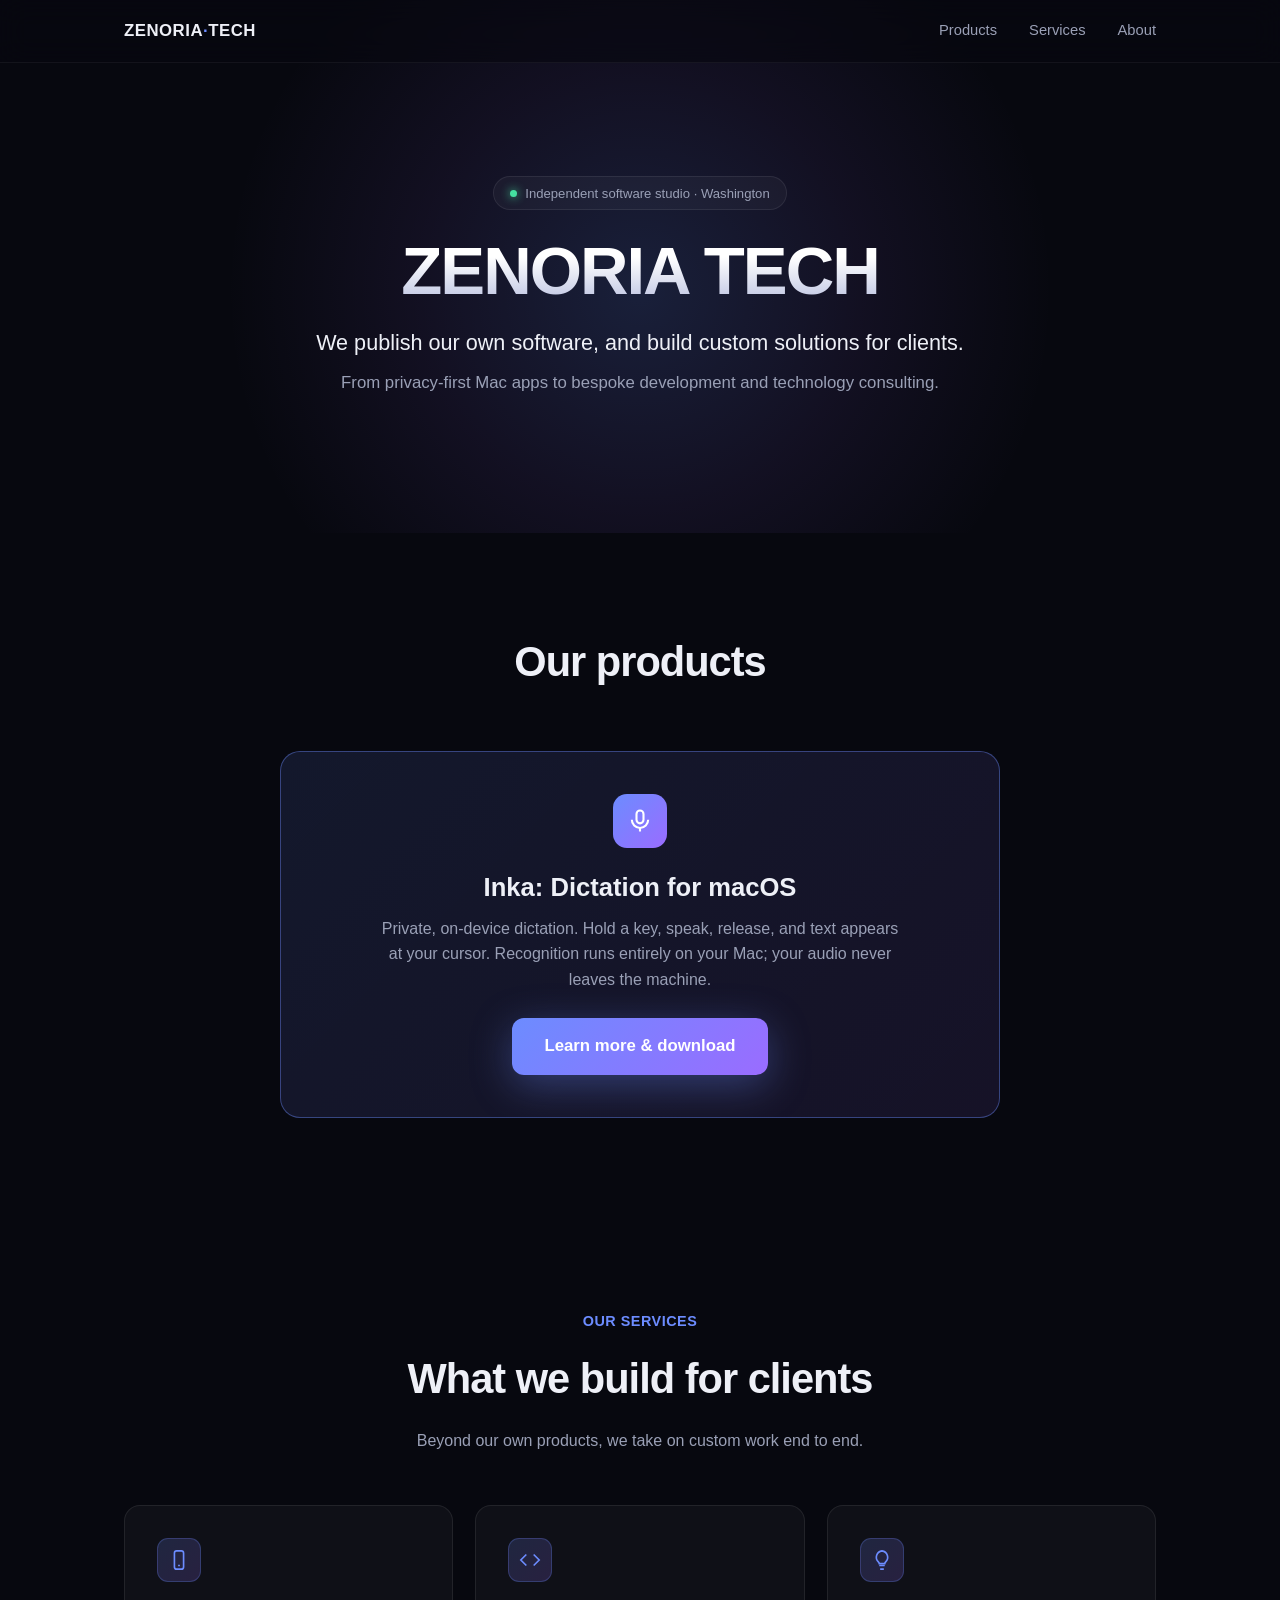
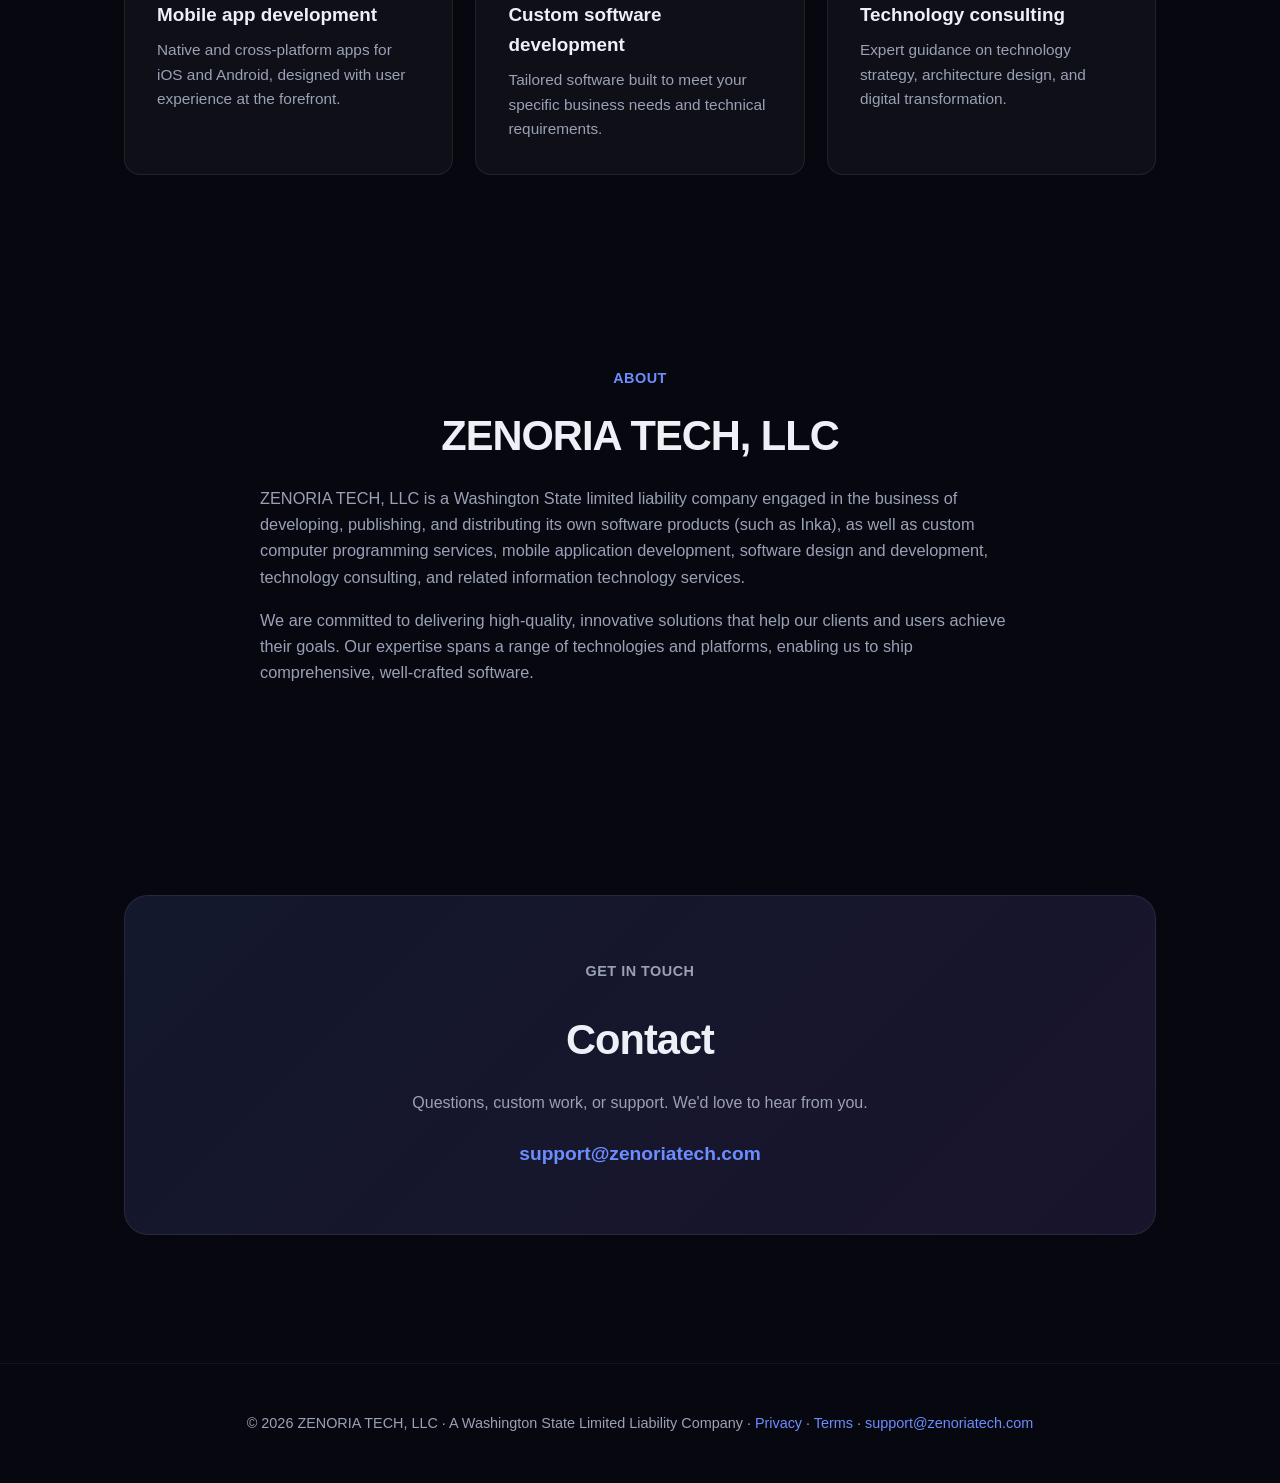
<file: index.html>
<!DOCTYPE html>
<html lang="en">

<head>
    <meta charset="UTF-8">
    <meta name="viewport" content="width=device-width, initial-scale=1.0">
    <title>ZENORIA TECH, LLC - Software Products & Development</title>
    <meta name="description" content="ZENORIA TECH develops and publishes its own software products (such as Inka), and provides custom software development, mobile application development, and technology consulting services.">
    <link rel="stylesheet" href="/styles.css">
    <style>
        /* Homepage-specific styles (shared design system lives in /styles.css) */
        .product {
            max-width: 720px; margin: 0 auto; position: relative; overflow: hidden;
            border: 1px solid rgba(108,140,255,0.4); border-radius: 20px;
            background: linear-gradient(135deg, rgba(108,140,255,0.12), rgba(154,108,255,0.10));
            padding: 2.6rem; text-align: center;
        }
        .product .ic {
            width: 54px; height: 54px; border-radius: 14px; margin: 0 auto 1.2rem;
            display: flex; align-items: center; justify-content: center;
            background: linear-gradient(135deg, var(--accent), var(--accent2));
        }
        .product .ic svg { width: 28px; height: 28px; stroke: #fff; fill: none; stroke-width: 1.8; }
        .product h3 { font-size: 1.6rem; font-weight: 750; margin-bottom: .5rem; }
        .product p { color: var(--muted); max-width: 520px; margin: 0 auto 1.6rem; }

        .about { max-width: 760px; margin: 0 auto; }
        .about p { color: var(--muted); margin-bottom: 1.1rem; font-size: 1.02rem; }

        .contact-box {
            text-align: center; border-radius: 24px; padding: 4rem 2rem;
            background: linear-gradient(135deg, rgba(108,140,255,0.12), rgba(154,108,255,0.12));
            border: 1px solid var(--card-border);
        }
        .contact-box p { color: var(--muted); margin-bottom: 1.5rem; }
        .contact-box a.email { font-size: 1.2rem; font-weight: 600; color: var(--accent); }

        @media (max-width: 680px) {
            .product { padding: 2rem 1.4rem; }
        }
    </style>
</head>

<body>
    <header>
        <nav class="container">
            <div class="brand">ZENORIA<span>·</span>TECH</div>
            <ul class="nav-links">
                <li><a href="#products">Products</a></li>
                <li><a href="#services">Services</a></li>
                <li><a href="#about">About</a></li>
            </ul>
        </nav>
    </header>

    <section class="hero">
        <div class="container hero-inner">
            <div class="pill"><span class="dot"></span> Independent software studio · Washington</div>
            <h1>ZENORIA TECH</h1>
            <p class="tagline">We publish our own software, and build custom solutions for clients.</p>
            <p class="sub">From privacy-first Mac apps to bespoke development and technology consulting.</p>
        </div>
    </section>

    <section class="block" id="products">
        <div class="container">
            <h2>Our products</h2>
            <div class="product">
                <div class="ic"><svg viewBox="0 0 24 24"><rect x="9" y="3" width="6" height="11" rx="3"/><path d="M5 11a7 7 0 0 0 14 0M12 18v3"/></svg></div>
                <h3>Inka: Dictation for macOS</h3>
                <p>Private, on-device dictation. Hold a key, speak, release, and text appears at your cursor. Recognition runs entirely on your Mac; your audio never leaves the machine.</p>
                <a class="btn-primary" href="/inka/">Learn more &amp; download</a>
            </div>
        </div>
    </section>

    <section class="block" id="services">
        <div class="container">
            <p class="eyebrow">Our services</p>
            <h2 class="tight">What we build for clients</h2>
            <p class="section-sub">Beyond our own products, we take on custom work end to end.</p>
            <div class="grid">
                <div class="feature">
                    <div class="ic"><svg viewBox="0 0 24 24"><rect x="7" y="2" width="10" height="20" rx="2.5"/><line x1="11" y1="18" x2="13" y2="18"/></svg></div>
                    <h3>Mobile app development</h3>
                    <p>Native and cross-platform apps for iOS and Android, designed with user experience at the forefront.</p>
                </div>
                <div class="feature">
                    <div class="ic"><svg viewBox="0 0 24 24"><polyline points="16 18 22 12 16 6"/><polyline points="8 6 2 12 8 18"/></svg></div>
                    <h3>Custom software development</h3>
                    <p>Tailored software built to meet your specific business needs and technical requirements.</p>
                </div>
                <div class="feature">
                    <div class="ic"><svg viewBox="0 0 24 24"><path d="M9 18h6M10 22h4"/><path d="M12 2a7 7 0 0 0-4 12c.5.5.9 1.2 1 2h6c.1-.8.5-1.5 1-2a7 7 0 0 0-4-12z"/></svg></div>
                    <h3>Technology consulting</h3>
                    <p>Expert guidance on technology strategy, architecture design, and digital transformation.</p>
                </div>
            </div>
        </div>
    </section>

    <section class="block" id="about">
        <div class="container">
            <p class="eyebrow">About</p>
            <h2 class="tight">ZENORIA TECH, LLC</h2>
            <div class="about">
                <p>ZENORIA TECH, LLC is a Washington State limited liability company engaged in the business of developing, publishing, and distributing its own software products (such as Inka), as well as custom computer programming services, mobile application development, software design and development, technology consulting, and related information technology services.</p>
                <p>We are committed to delivering high-quality, innovative solutions that help our clients and users achieve their goals. Our expertise spans a range of technologies and platforms, enabling us to ship comprehensive, well-crafted software.</p>
            </div>
        </div>
    </section>

    <section class="block" id="contact">
        <div class="container">
            <div class="contact-box">
                <p class="eyebrow">Get in touch</p>
                <h2 class="tight">Contact</h2>
                <p>Questions, custom work, or support. We'd love to hear from you.</p>
                <a class="email" href="mailto:support@zenoriatech.com">support@zenoriatech.com</a>
            </div>
        </div>
    </section>

    <footer>
        <div class="container">
            &copy; 2026 ZENORIA TECH, LLC · A Washington State Limited Liability Company · <a href="/privacy.html">Privacy</a> · <a href="/terms.html">Terms</a> · <a href="mailto:support@zenoriatech.com">support@zenoriatech.com</a>
        </div>
    </footer>
<!-- Cloudflare Web Analytics --><script defer src='https://static.cloudflareinsights.com/beacon.min.js' data-cf-beacon='{"token": "ca5b40ee449347f0b5c27cf871fe53a6"}'></script><!-- End Cloudflare Web Analytics -->

</body>

</html>
</file>
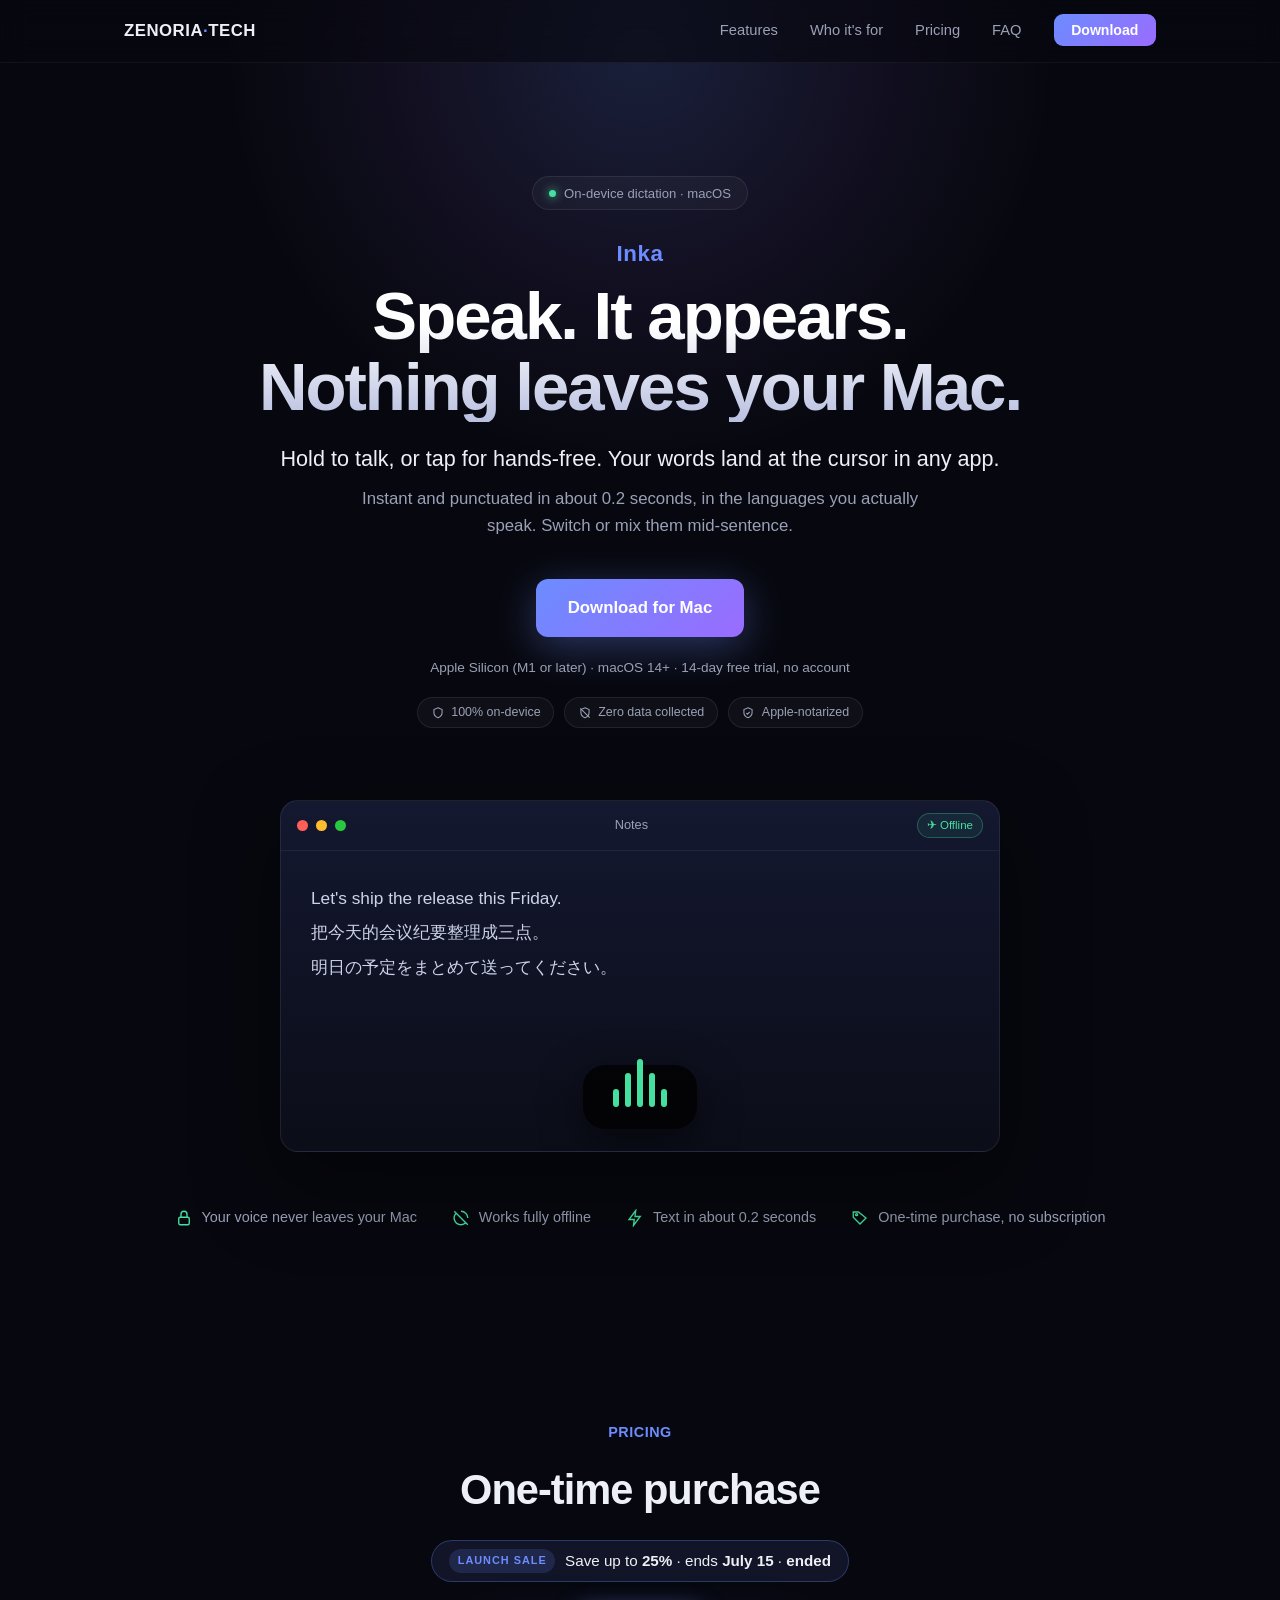
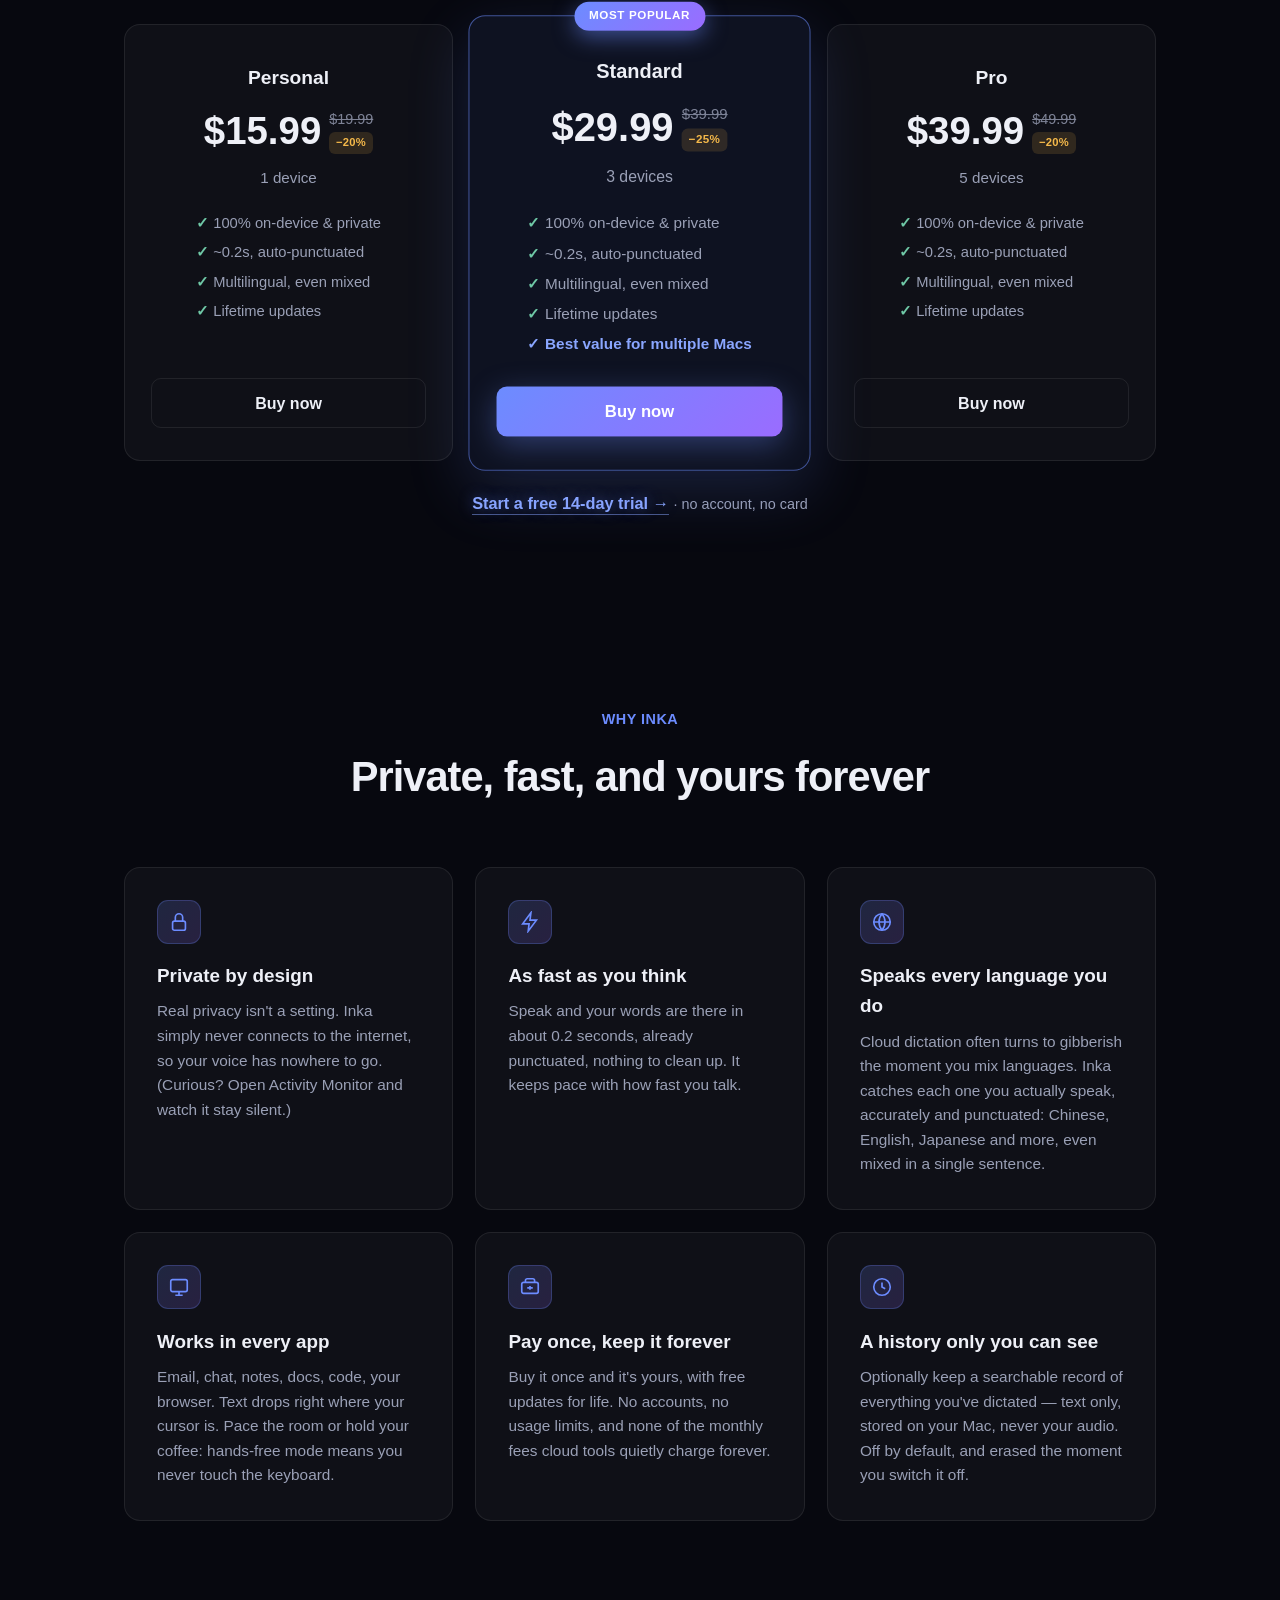
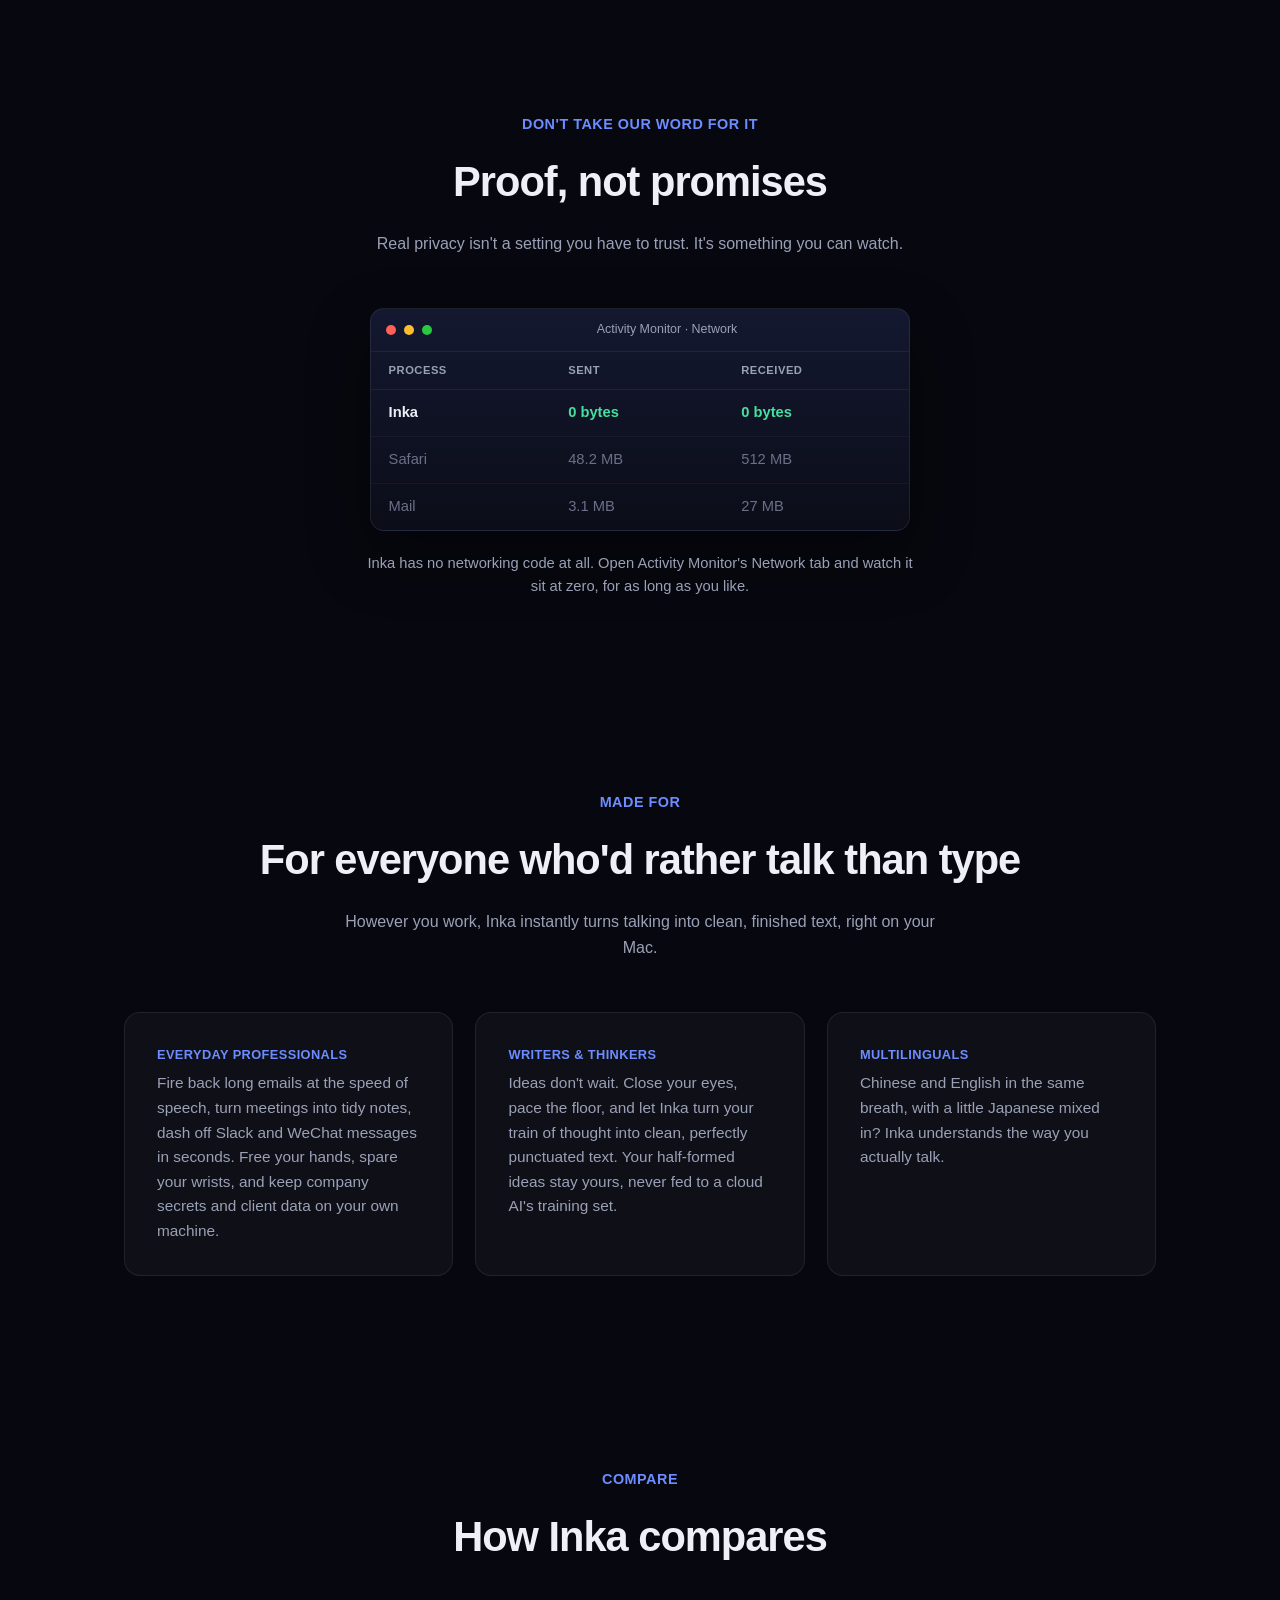
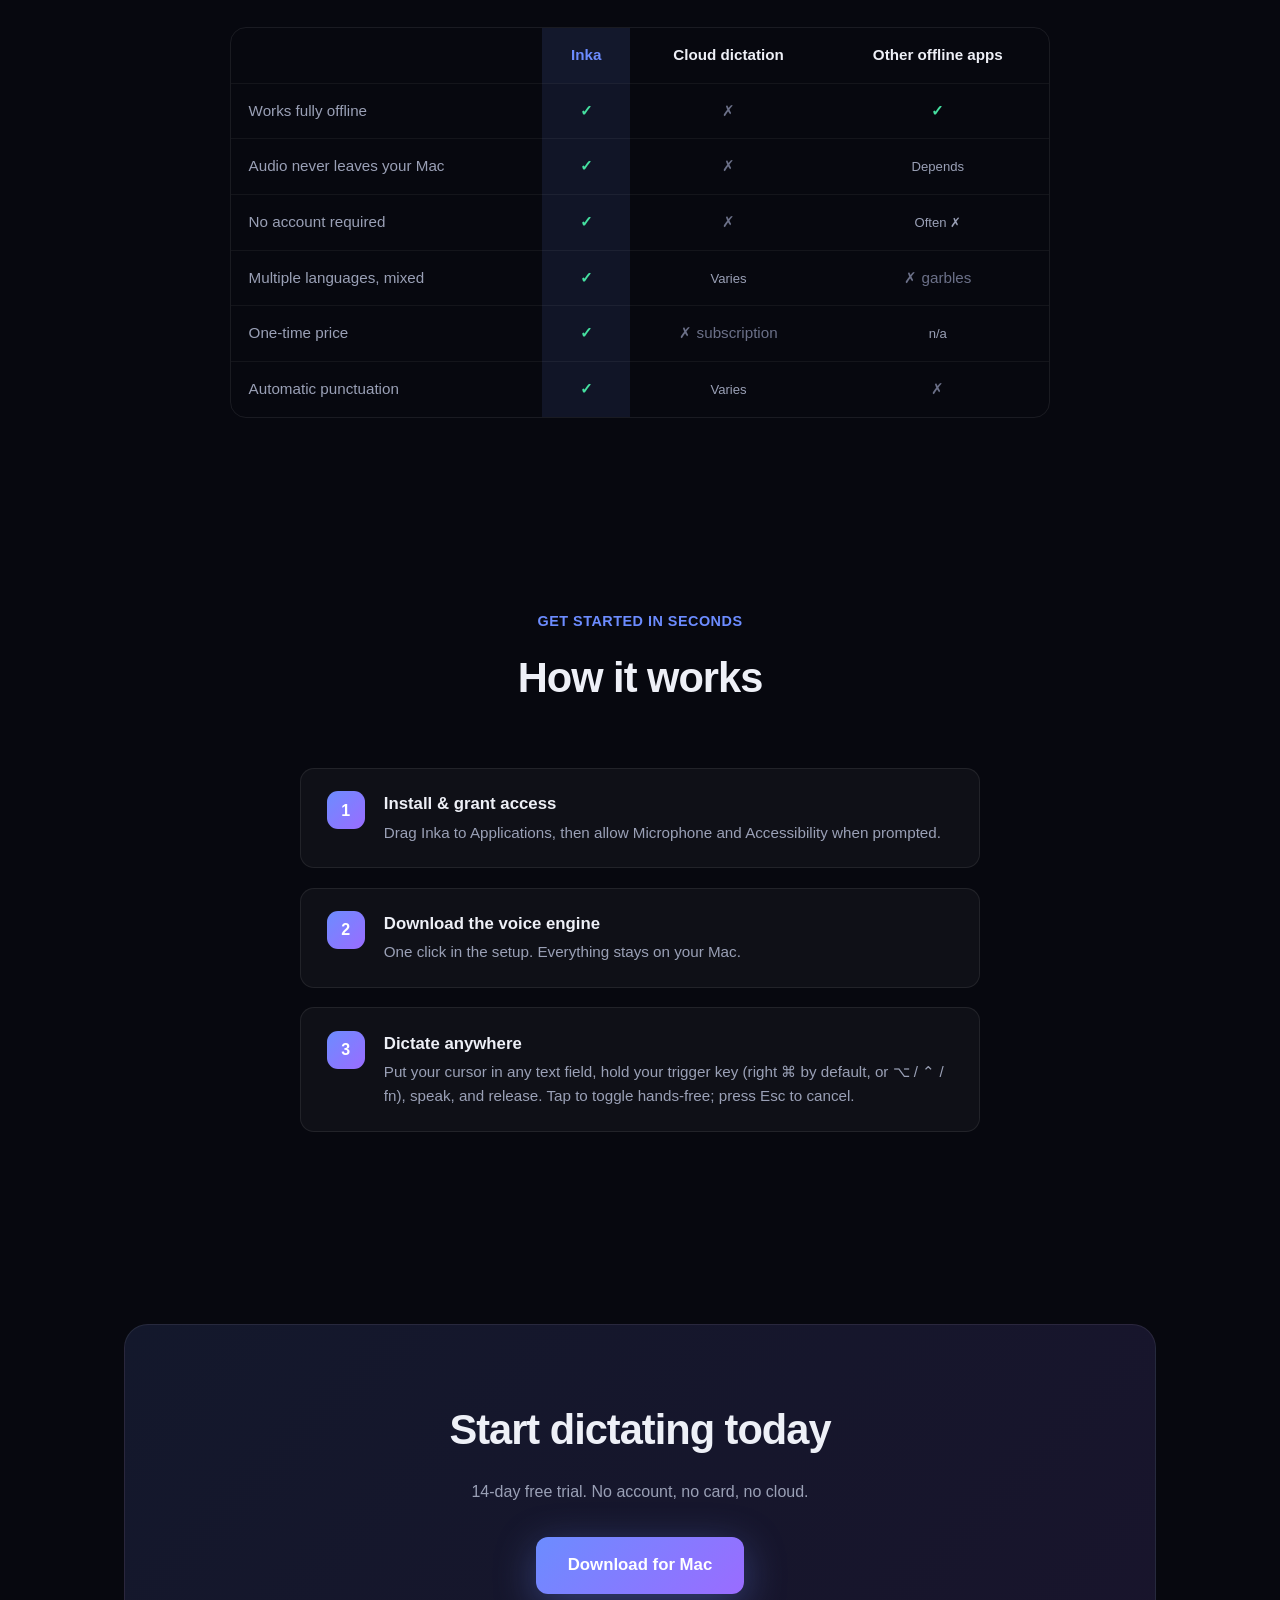
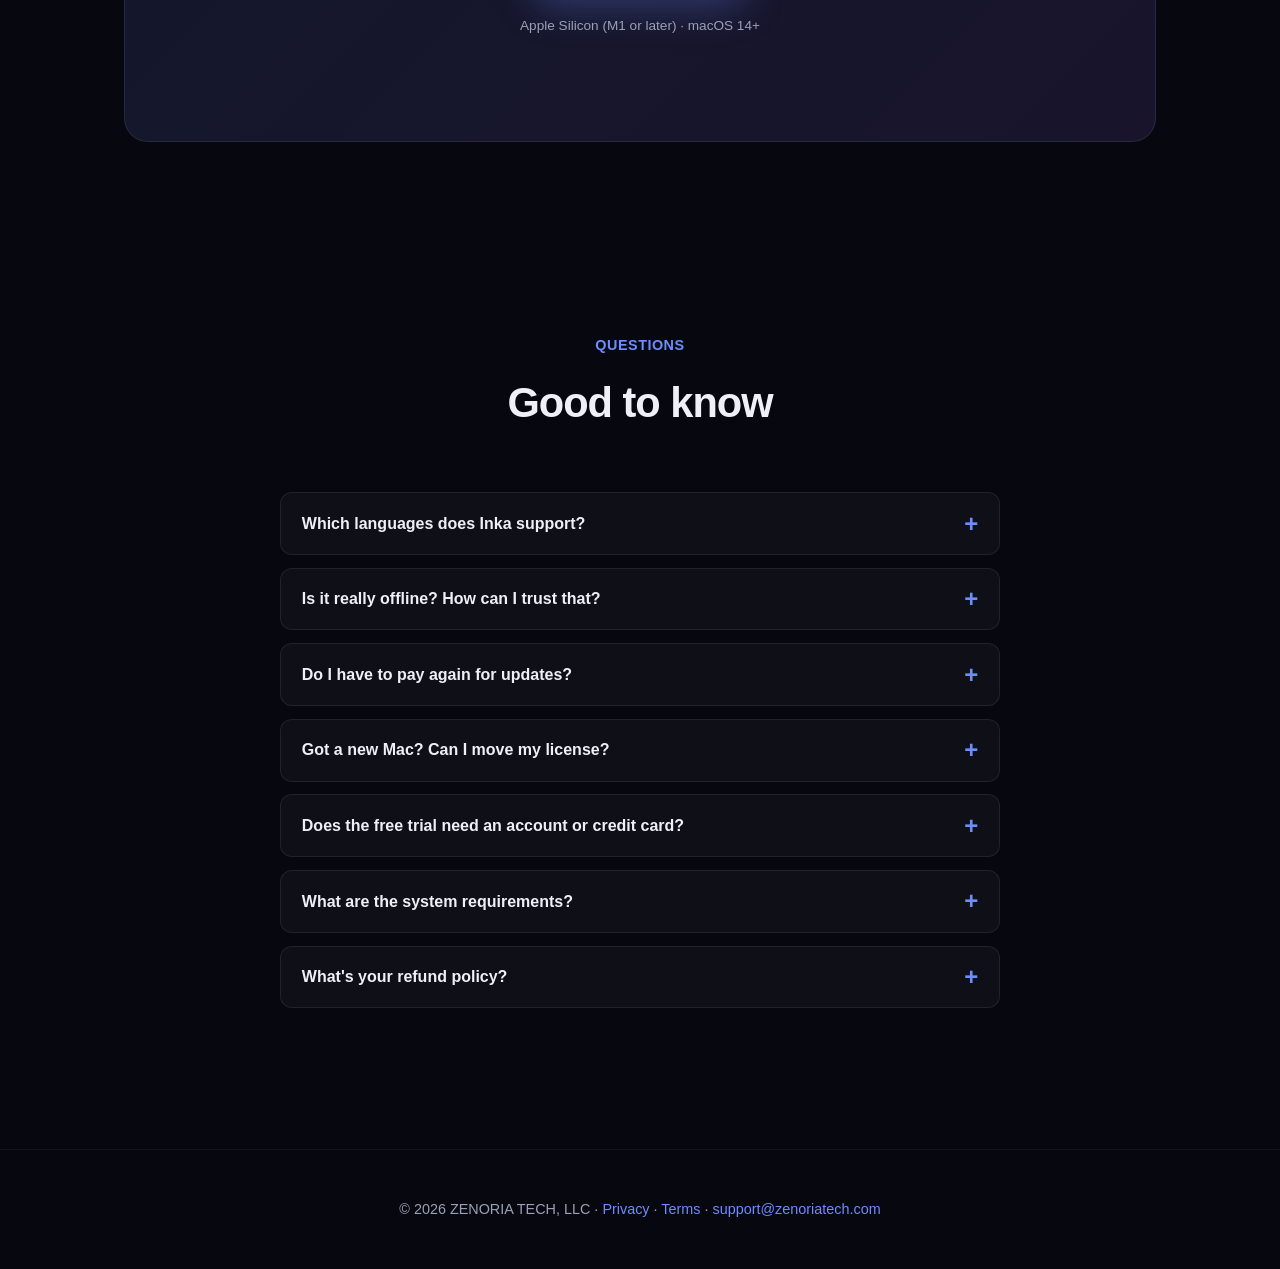
<file: inka/index.html>
<!DOCTYPE html>
<html lang="en">

<head>
    <meta charset="UTF-8">
    <meta name="viewport" content="width=device-width, initial-scale=1.0">
    <title>Inka: Private, on-device dictation for macOS</title>
    <meta name="description" content="Hold a key to talk, or tap for hands-free; text appears at your cursor. Inka runs entirely on your Mac: no cloud, no account, your audio never leaves the machine. Multilingual: switch or mix languages mid-sentence.">
    <link rel="stylesheet" href="/styles.css">
    <style>
        /* Inka page-specific styles (shared design system lives in /styles.css) */
        .hero-brand { font-size: 1.4rem; font-weight: 800; letter-spacing: .5px; color: var(--accent); margin-bottom: .6rem; }
        .cta-row { display: flex; gap: 1rem; justify-content: center; align-items: center; flex-wrap: wrap; }
        .req { font-size: .85rem; color: var(--muted); margin-top: 1.3rem; }

        /* ---- product mockup ---- */
        .mockup {
            position: relative; margin: 4.5rem auto 0; max-width: 720px;
            border-radius: 18px; overflow: hidden;
            border: 1px solid var(--card-border);
            background: linear-gradient(180deg, #141830, #0b0d18);
            box-shadow: 0 30px 80px rgba(0, 0, 0, 0.5);
        }
        .mockup-bar { display: flex; align-items: center; gap: 8px; padding: 12px 16px; border-bottom: 1px solid rgba(255,255,255,0.06); }
        .mockup-bar i { width: 11px; height: 11px; border-radius: 50%; display: inline-block; }
        .mockup-bar .r { background: #ff5f57; } .mockup-bar .y { background: #febc2e; } .mockup-bar .g { background: #28c840; }
        .mockup-bar .title { margin-left: auto; margin-right: auto; font-size: .8rem; color: var(--muted); }
        .offline-badge {
            display: inline-flex; align-items: center; gap: 5px; font-size: .72rem; color: var(--green);
            border: 1px solid rgba(69,224,160,.3); background: rgba(69,224,160,.08);
            border-radius: 999px; padding: 2px 9px;
        }
        .mockup-body { position: relative; height: 300px; display: flex; align-items: flex-end; justify-content: center; padding-bottom: 22px; }
        .mockup-lines {
            position: absolute; top: 30px; left: 30px; right: 30px; text-align: left;
            font-size: 1.08rem; color: #cdd3ea; line-height: 2;
        }
        .dline { white-space: nowrap; overflow: hidden; }
        .dline.l1 { animation: dl1 11s infinite linear; }
        .dline.l2 { animation: dl2 11s infinite linear; }
        .dline.l3 { animation: dl3 11s infinite linear; }
        @keyframes dl1 {
            0%, 4.5% { clip-path: inset(0 100% 0 0); opacity: 1; }
            22.7%, 86% { clip-path: inset(0 0 0 0); opacity: 1; }
            95% { clip-path: inset(0 0 0 0); opacity: 0; }
            95.1%, 100% { clip-path: inset(0 100% 0 0); opacity: 0; }
        }
        @keyframes dl2 {
            0%, 27.3% { clip-path: inset(0 100% 0 0); opacity: 1; }
            45.5%, 86% { clip-path: inset(0 0 0 0); opacity: 1; }
            95% { clip-path: inset(0 0 0 0); opacity: 0; }
            95.1%, 100% { clip-path: inset(0 100% 0 0); opacity: 0; }
        }
        @keyframes dl3 {
            0%, 50% { clip-path: inset(0 100% 0 0); opacity: 1; }
            68.2%, 86% { clip-path: inset(0 0 0 0); opacity: 1; }
            95% { clip-path: inset(0 0 0 0); opacity: 0; }
            95.1%, 100% { clip-path: inset(0 100% 0 0); opacity: 0; }
        }
        .hud {
            display: flex; gap: 6px; align-items: flex-end; height: 64px;
            background: rgba(0,0,0,0.78); padding: 22px 30px; border-radius: 22px;
            box-shadow: 0 12px 40px rgba(0,0,0,0.5);
        }
        .hud .bar { width: 6px; border-radius: 4px; background: var(--green); }
        .hud .bar:nth-child(1) { animation: wave 1.1s ease-in-out infinite; height: 18px; }
        .hud .bar:nth-child(2) { animation: wave 1.1s ease-in-out .12s infinite; height: 34px; }
        .hud .bar:nth-child(3) { animation: wave 1.1s ease-in-out .24s infinite; height: 48px; }
        .hud .bar:nth-child(4) { animation: wave 1.1s ease-in-out .12s infinite; height: 34px; }
        .hud .bar:nth-child(5) { animation: wave 1.1s ease-in-out infinite; height: 18px; }
        @keyframes wave { 0%, 100% { transform: scaleY(.45); } 50% { transform: scaleY(1); } }

        /* ---- trust strip ---- */
        .trust { display: flex; flex-wrap: wrap; justify-content: center; gap: 1rem 2.2rem; margin: 3.4rem auto 0; max-width: 940px; }
        .trust-item { display: inline-flex; align-items: center; gap: .55rem; color: var(--muted); font-size: .9rem; }
        .trust-item svg { width: 18px; height: 18px; stroke: var(--green); fill: none; stroke-width: 1.8; flex: 0 0 auto; }

        /* ---- trust badges (under CTA) ---- */
        .badges { display: flex; flex-wrap: wrap; justify-content: center; gap: .6rem; margin-top: 1.1rem; }
        .badge { display: inline-flex; align-items: center; gap: .4rem; font-size: .78rem; color: var(--muted); border: 1px solid var(--card-border); border-radius: 999px; padding: .3rem .8rem; background: var(--card); }
        .badge svg { width: 14px; height: 14px; stroke: var(--muted); fill: none; stroke-width: 1.8; }

        /* ---- privacy proof (Activity Monitor mock) ---- */
        .proof { max-width: 540px; margin: 0 auto; border: 1px solid var(--card-border); border-radius: 14px; overflow: hidden; background: linear-gradient(180deg, #141830, #0b0d18); box-shadow: 0 24px 60px rgba(0,0,0,.45); }
        .proof-bar { display: flex; align-items: center; gap: 8px; padding: 11px 15px; border-bottom: 1px solid rgba(255,255,255,.06); }
        .proof-bar i { width: 10px; height: 10px; border-radius: 50%; display: inline-block; }
        .proof-bar .r { background: #ff5f57; } .proof-bar .y { background: #febc2e; } .proof-bar .g { background: #28c840; }
        .proof-bar .title { margin: 0 auto; font-size: .78rem; color: var(--muted); }
        .proof-table { width: 100%; border-collapse: collapse; font-size: .92rem; }
        .proof-table th { text-align: left; color: var(--muted); font-weight: 600; font-size: .7rem; text-transform: uppercase; letter-spacing: .5px; padding: .6rem 1.1rem; border-bottom: 1px solid rgba(255,255,255,.06); }
        .proof-table td { padding: .7rem 1.1rem; border-bottom: 1px solid rgba(255,255,255,.04); }
        .proof-table tr:last-child td { border-bottom: none; }
        .proof-table .p { color: var(--text); font-weight: 600; }
        .proof-table .dim td { color: #6b7088; }
        .proof-zero { color: var(--green); font-weight: 700; }
        .proof-cap { text-align: center; color: var(--muted); font-size: .92rem; margin: 1.3rem auto 0; max-width: 560px; }

        .feature .who-tag { display: block; font-size: .8rem; color: var(--accent); font-weight: 600; margin-bottom: .4rem; text-transform: uppercase; letter-spacing: .4px; }

        /* ---- comparison ---- */
        .compare-wrap { max-width: 820px; margin: 0 auto; overflow-x: auto; border: 1px solid var(--card-border); border-radius: 16px; }
        table.compare { width: 100%; border-collapse: collapse; font-size: .95rem; min-width: 560px; }
        table.compare th, table.compare td { padding: .95rem 1.1rem; text-align: center; border-bottom: 1px solid rgba(255,255,255,.05); }
        table.compare thead th { color: var(--text); font-weight: 700; }
        table.compare thead th.inka { color: var(--accent); background: rgba(108,140,255,.12); }
        table.compare tbody th { text-align: left; font-weight: 500; color: var(--muted); }
        table.compare td.col-inka { background: rgba(108,140,255,.10); }
        table.compare tr:last-child td, table.compare tbody tr:last-child th { border-bottom: none; }
        .yes { color: var(--green); font-weight: 700; }
        .no { color: #6b7088; }
        .maybe { color: var(--muted); font-size: .82rem; }

        /* ---- steps ---- */
        .steps { max-width: 680px; margin: 0 auto; display: flex; flex-direction: column; gap: 1.2rem; }
        .step { display: flex; gap: 1.2rem; align-items: flex-start; background: var(--card); border: 1px solid var(--card-border); border-radius: 14px; padding: 1.4rem 1.6rem; transition: transform .2s, border-color .2s; }
        .step:hover { transform: translateX(4px); border-color: rgba(108,140,255,0.3); }
        .step .n {
            flex: 0 0 38px; height: 38px; border-radius: 11px; font-weight: 700;
            display: flex; align-items: center; justify-content: center;
            background: linear-gradient(135deg, var(--accent), var(--accent2)); color: #fff;
        }
        .step h4 { font-size: 1.05rem; margin-bottom: .15rem; }
        .step p { color: var(--muted); font-size: .95rem; }

        /* ---- faq ---- */
        .faq { max-width: 720px; margin: 0 auto; }
        .faq details { border: 1px solid var(--card-border); border-radius: 12px; background: var(--card); margin-bottom: .8rem; padding: 0 1.3rem; }
        .faq summary { cursor: pointer; list-style: none; padding: 1.1rem 0; font-weight: 600; display: flex; justify-content: space-between; align-items: center; gap: 1rem; }
        .faq summary::-webkit-details-marker { display: none; }
        .faq summary::after { content: "+"; color: var(--accent); font-size: 1.5rem; line-height: 1; transition: transform .2s; }
        .faq details[open] summary::after { content: "\2212"; }
        .faq details p { color: var(--muted); font-size: .95rem; padding-bottom: 1.2rem; margin-top: -.2rem; }

        /* ---- final cta ---- */
        .final {
            text-align: center; border-radius: 24px; padding: 4.5rem 2rem; position: relative; overflow: hidden;
            background: linear-gradient(135deg, rgba(108,140,255,0.12), rgba(154,108,255,0.12));
            border: 1px solid var(--card-border);
        }
        .final h2 { margin-bottom: 1rem; }
        .final p { color: var(--muted); margin-bottom: 2rem; }

        @media (max-width: 680px) {
            .mockup-body { height: 240px; }
            .plan.featured { transform: none; }
        }
        /* pricing */
        .badge-inline { display: inline-block; background: rgba(69,224,160,.1); color: var(--green); border: 1px solid rgba(69,224,160,.3); border-radius: 999px; padding: .35rem 1rem; font-size: .85rem; font-weight: 600; }
        .plans { display: grid; grid-template-columns: repeat(auto-fit, minmax(240px, 1fr)); gap: 1.4rem; align-items: stretch; }
        .plan { background: var(--card); border: 1px solid var(--card-border); border-radius: 16px; padding: 2rem 1.6rem; display: flex; flex-direction: column; text-align: center; }
        .plan.featured { border-color: rgba(108,140,255,0.55); background: rgba(108,140,255,0.08); transform: scale(1.04); box-shadow: 0 20px 60px rgba(108,140,255,0.18); position: relative; z-index: 1; }
        .plan .tag { font-size: .75rem; color: var(--accent); font-weight: 700; letter-spacing: .5px; text-transform: uppercase; min-height: 1rem; }
        .plan.featured .tag { position: absolute; top: 0; left: 50%; transform: translate(-50%, -50%); margin: 0; min-height: 0; background: linear-gradient(135deg, var(--accent), var(--accent2)); color: #fff; padding: .32rem .9rem; border-radius: 999px; font-size: .7rem; font-weight: 800; letter-spacing: .6px; box-shadow: 0 6px 20px rgba(108,140,255,.5); }
        .plan h3 { font-size: 1.2rem; margin: .4rem 0; }
        .plan .price { font-size: 2.4rem; font-weight: 800; display: flex; align-items: center; justify-content: center; gap: .5rem; }
        .plan .price-meta { display: inline-flex; flex-direction: column; align-items: flex-start; gap: .12rem; }
        .plan .price small { font-size: .9rem; font-weight: 500; color: var(--muted); }
        .plan .price .was { font-size: .9rem; font-weight: 500; color: var(--muted); text-decoration: line-through; opacity: .8; }
        .plan .devices { color: var(--muted); margin: .3rem 0 1rem; font-size: .95rem; }
        .plan ul { list-style: none; text-align: left; margin: 0 auto 1.4rem; font-size: .92rem; color: var(--muted); display: inline-block; }
        .plan ul li { margin: .35rem 0; }
        .plan ul li::before { content: "✓ "; color: #6fc8a6; font-weight: 700; }
        .plan .buy { margin-top: auto; display: inline-block; background: linear-gradient(135deg, var(--accent), var(--accent2)); color: #fff; font-weight: 600; padding: .7rem 1.4rem; border-radius: 10px; }
        .plan.featured .buy { box-shadow: 0 8px 30px rgba(108,140,255,0.35); }
        .pricing-note { text-align: center; color: var(--muted); font-size: .9rem; margin-top: 1.5rem; }
        .promo-banner { display: flex; width: fit-content; max-width: 100%; align-items: center; gap: .6rem; flex-wrap: wrap; justify-content: center; margin: .2rem auto 2.6rem; padding: .5rem 1.05rem; border-radius: 999px; background: rgba(108,140,255,0.10); border: 1px solid rgba(108,140,255,0.30); color: var(--text); font-size: .95rem; font-weight: 500; text-align: center; }
        .promo-banner .promo-badge { font-size: .68rem; font-weight: 800; letter-spacing: 1px; color: var(--accent); background: rgba(108,140,255,0.16); padding: .22rem .55rem; border-radius: 999px; }
        .promo-banner b { font-weight: 700; color: var(--text); }
        .promo-banner.urgent { background: rgba(255,90,70,0.10); border-color: rgba(255,120,80,0.45); }
        .promo-banner.urgent .promo-badge { color: #ff8a5c; background: rgba(255,120,80,0.18); }
        .trial-line { text-align: center; margin: 1.8rem 0 0; font-size: 1.02rem; }
        .trial-link { color: #8aa6ff; font-weight: 600; border-bottom: 1px solid rgba(138,166,255,.5); padding-bottom: 2px; text-shadow: 0 0 14px rgba(108,140,255,.5); transition: color .15s, border-color .15s; }
        .trial-link:hover { color: #fff; border-bottom-color: #fff; }
        .trial-line .trial-sub { color: var(--muted); font-size: .9rem; text-shadow: none; }
        .plan .save { display: inline-block; background: rgba(245,185,74,0.14); color: #f5b94a; font-size: .7rem; font-weight: 800; letter-spacing: .3px; padding: .12rem .42rem; border-radius: 6px; }
        .plan .buy.ghost { background: none; color: var(--text); border: 1px solid var(--card-border); box-shadow: none; }
        .plan .buy.ghost:hover { border-color: var(--accent); color: #fff; }
        .plan ul li.hi { color: #8aa6ff; font-weight: 700; }
        .plan ul li.hi::before { color: #8aa6ff; }
    </style>
</head>

<body>
    <header>
        <nav class="container">
            <div class="brand">ZENORIA<span>·</span>TECH</div>
            <ul class="nav-links">
                <li><a href="#features">Features</a></li>
                <li><a href="#who">Who it's for</a></li>
                <li><a href="#pricing">Pricing</a></li>
                <li><a href="#faq">FAQ</a></li>
                <li><a href="https://github.com/zenoriatech/inka/releases/latest/download/Inka.dmg" class="nav-cta">Download</a></li>
            </ul>
        </nav>
    </header>

    <section class="hero">
        <div class="container hero-inner">
            <div class="pill"><span class="dot"></span> On-device dictation · macOS</div>
            <p class="hero-brand">Inka</p>
            <h1>Speak. It appears.<br>Nothing leaves your Mac.</h1>
            <p class="tagline">Hold to talk, or tap for hands-free. Your words land at the cursor in any app.</p>
            <p class="sub">Instant and punctuated in about 0.2 seconds, in the languages you actually speak. Switch or mix them mid-sentence.</p>
            <div class="cta-row">
                <a class="btn-primary" href="https://github.com/zenoriatech/inka/releases/latest/download/Inka.dmg">Download for Mac</a>
            </div>
            <p class="req">Apple Silicon (M1 or later) · macOS 14+ · 14-day free trial, no account</p>
            <div class="badges">
                <span class="badge"><svg viewBox="0 0 24 24"><path d="M12 3l7 3v5c0 4.5-3 7.5-7 9-4-1.5-7-4.5-7-9V6z"/></svg> 100% on-device</span>
                <span class="badge"><svg viewBox="0 0 24 24"><path d="M12 3l7 3v5c0 4.5-3 7.5-7 9-4-1.5-7-4.5-7-9V6z"/><path d="M4 4l16 16"/></svg> Zero data collected</span>
                <span class="badge"><svg viewBox="0 0 24 24"><path d="M12 3l7 3v5c0 4.5-3 7.5-7 9-4-1.5-7-4.5-7-9V6z"/><path d="M9 12l2 2 4-4"/></svg> Apple-notarized</span>
            </div>

            <!-- DEMO SLOT: when real footage is ready, replace the <div class="mockup-body">…</div> below
                 with <video autoplay loop muted playsinline poster="…"><source src="demo.mp4"></video>.
                 Keep the .mockup wrapper + .mockup-bar so the window framing stays consistent. -->
            <div class="mockup" id="demo">
                <div class="mockup-bar"><i class="r"></i><i class="y"></i><i class="g"></i><span class="title">Notes</span><span class="offline-badge">✈︎ Offline</span></div>
                <div class="mockup-body">
                    <div class="mockup-lines">
                        <p class="dline l1">Let's ship the release this Friday.</p>
                        <p class="dline l2">把今天的会议纪要整理成三点。</p>
                        <p class="dline l3">明日の予定をまとめて送ってください。</p>
                    </div>
                    <div class="hud">
                        <span class="bar"></span><span class="bar"></span><span class="bar"></span><span class="bar"></span><span class="bar"></span>
                    </div>
                </div>
            </div>

            <div class="trust">
                <span class="trust-item"><svg viewBox="0 0 24 24"><rect x="5" y="11" width="14" height="10" rx="2"/><path d="M8 11V7a4 4 0 0 1 8 0v4"/></svg> Your voice never leaves your Mac</span>
                <span class="trust-item"><svg viewBox="0 0 24 24"><path d="M3 3l18 18M12 3a9 9 0 0 1 9 9M5.6 5.6A9 9 0 0 0 12 21a9 9 0 0 0 6.4-2.6"/></svg> Works fully offline</span>
                <span class="trust-item"><svg viewBox="0 0 24 24"><path d="M13 2 4 14h7l-1 8 9-12h-7z"/></svg> Text in about 0.2 seconds</span>
                <span class="trust-item"><svg viewBox="0 0 24 24"><path d="M20 12l-8 8-9-9V4h7z"/><circle cx="7.5" cy="7.5" r="1.4"/></svg> One-time purchase, no subscription</span>
            </div>
        </div>
    </section>

    <section class="block" id="pricing">
        <div class="container">
            <p class="eyebrow">Pricing</p>
            <h2 class="tight">One-time purchase</h2>
            <div class="promo-banner">
                <span class="promo-badge">LAUNCH SALE</span>
                <span>Save up to <b>25%</b> · ends <b>July&nbsp;15</b> · <b id="promo-countdown">limited time</b></span>
            </div>
            <script>(function(){var end=new Date('2026-07-15T23:59:59'),el=document.getElementById('promo-countdown'),banner=document.querySelector('.promo-banner');if(!el)return;var ms=end-new Date();if(ms<=0){el.textContent='ended';return;}var days=Math.ceil(ms/86400000),hours=Math.ceil(ms/3600000);if(days<=3){el.textContent=hours+' hours left';if(banner)banner.classList.add('urgent');}else{el.textContent=days+' days left';}}());</script>
            <div class="plans">
                <!-- .buy hrefs = Lemon Squeezy checkout per variant. Same URL in test & live; starts taking real payments once the store is activated. -->
                <div class="plan">
                    <h3>Personal</h3>
                    <div class="price">$15.99<span class="price-meta"><span class="was">$19.99</span><span class="save">−20%</span></span></div>
                    <div class="devices">1 device</div>
                    <ul>
                        <li>100% on-device &amp; private</li>
                        <li>~0.2s, auto-punctuated</li>
                        <li>Multilingual, even mixed</li>
                        <li>Lifetime updates</li>
                    </ul>
                    <a class="buy ghost" href="https://inkaapp.lemonsqueezy.com/checkout/buy/91cb22ff-dcd1-419b-a201-19347f004b37" target="_blank" rel="noopener">Buy now</a>
                </div>
                <div class="plan featured">
                    <div class="tag">Most popular</div>
                    <h3>Standard</h3>
                    <div class="price">$29.99<span class="price-meta"><span class="was">$39.99</span><span class="save">−25%</span></span></div>
                    <div class="devices">3 devices</div>
                    <ul>
                        <li>100% on-device &amp; private</li>
                        <li>~0.2s, auto-punctuated</li>
                        <li>Multilingual, even mixed</li>
                        <li>Lifetime updates</li>
                        <li class="hi">Best value for multiple Macs</li>
                    </ul>
                    <a class="buy" href="https://inkaapp.lemonsqueezy.com/checkout/buy/dff6b6b3-9014-40ba-913a-5e273452cf99" target="_blank" rel="noopener">Buy now</a>
                </div>
                <div class="plan">
                    <h3>Pro</h3>
                    <div class="price">$39.99<span class="price-meta"><span class="was">$49.99</span><span class="save">−20%</span></span></div>
                    <div class="devices">5 devices</div>
                    <ul>
                        <li>100% on-device &amp; private</li>
                        <li>~0.2s, auto-punctuated</li>
                        <li>Multilingual, even mixed</li>
                        <li>Lifetime updates</li>
                    </ul>
                    <a class="buy ghost" href="https://inkaapp.lemonsqueezy.com/checkout/buy/df99659d-2064-437f-a510-7438b0a2d98b" target="_blank" rel="noopener">Buy now</a>
                </div>
            </div>
            <p class="trial-line"><a class="trial-link" href="https://github.com/zenoriatech/inka/releases/latest/download/Inka.dmg">Start a free 14-day trial →</a> <span class="trial-sub">· no account, no card</span></p>
        </div>
    </section>

    <section class="block" id="features">
        <div class="container">
            <p class="eyebrow">Why Inka</p>
            <h2>Private, fast, and yours forever</h2>
            <div class="grid">
                <div class="feature">
                    <div class="ic"><svg viewBox="0 0 24 24"><rect x="5" y="11" width="14" height="10" rx="2"/><path d="M8 11V7a4 4 0 0 1 8 0v4"/></svg></div>
                    <h3>Private by design</h3>
                    <p>Real privacy isn't a setting. Inka simply never connects to the internet, so your voice has nowhere to go. (Curious? Open Activity Monitor and watch it stay silent.)</p>
                </div>
                <div class="feature">
                    <div class="ic"><svg viewBox="0 0 24 24"><path d="M13 2 4 14h7l-1 8 9-12h-7z"/></svg></div>
                    <h3>As fast as you think</h3>
                    <p>Speak and your words are there in about 0.2 seconds, already punctuated, nothing to clean up. It keeps pace with how fast you talk.</p>
                </div>
                <div class="feature">
                    <div class="ic"><svg viewBox="0 0 24 24"><circle cx="12" cy="12" r="9"/><path d="M3 12h18M12 3a14 14 0 0 1 0 18M12 3a14 14 0 0 0 0 18"/></svg></div>
                    <h3>Speaks every language you do</h3>
                    <p>Cloud dictation often turns to gibberish the moment you mix languages. Inka catches each one you actually speak, accurately and punctuated: Chinese, English, Japanese and more, even mixed in a single sentence.</p>
                </div>
                <div class="feature">
                    <div class="ic"><svg viewBox="0 0 24 24"><rect x="3" y="4" width="18" height="13" rx="2"/><path d="M8 21h8M12 17v4"/></svg></div>
                    <h3>Works in every app</h3>
                    <p>Email, chat, notes, docs, code, your browser. Text drops right where your cursor is. Pace the room or hold your coffee: hands-free mode means you never touch the keyboard.</p>
                </div>
                <div class="feature">
                    <div class="ic"><svg viewBox="0 0 24 24"><rect x="3" y="7" width="18" height="12" rx="2"/><path d="M7 7V5a2 2 0 0 1 2-2h6a2 2 0 0 1 2 2v2M12 11v4M9 13h6"/></svg></div>
                    <h3>Pay once, keep it forever</h3>
                    <p>Buy it once and it's yours, with free updates for life. No accounts, no usage limits, and none of the monthly fees cloud tools quietly charge forever.</p>
                </div>
                <div class="feature">
                    <div class="ic"><svg viewBox="0 0 24 24"><circle cx="12" cy="12" r="9"/><path d="M12 7v5l3.5 2"/></svg></div>
                    <h3>A history only you can see</h3>
                    <p>Optionally keep a searchable record of everything you've dictated — text only, stored on your Mac, never your audio. Off by default, and erased the moment you switch it off.</p>
                </div>
            </div>
        </div>
    </section>

    <section class="block">
        <div class="container">
            <p class="eyebrow">Don't take our word for it</p>
            <h2 class="tight">Proof, not promises</h2>
            <p class="section-sub">Real privacy isn't a setting you have to trust. It's something you can watch.</p>
            <!-- PROOF SLOT: swap this static mock for a real GIF (Inka dictating on the left | Activity Monitor's Network tab at 0 bytes on the right) when recorded. -->
            <div class="proof">
                <div class="proof-bar"><i class="r"></i><i class="y"></i><i class="g"></i><span class="title">Activity Monitor · Network</span></div>
                <table class="proof-table">
                    <thead><tr><th>Process</th><th>Sent</th><th>Received</th></tr></thead>
                    <tbody>
                        <tr><td class="p">Inka</td><td class="proof-zero">0 bytes</td><td class="proof-zero">0 bytes</td></tr>
                        <tr class="dim"><td>Safari</td><td>48.2 MB</td><td>512 MB</td></tr>
                        <tr class="dim"><td>Mail</td><td>3.1 MB</td><td>27 MB</td></tr>
                    </tbody>
                </table>
            </div>
            <p class="proof-cap">Inka has no networking code at all. Open Activity Monitor's Network tab and watch it sit at zero, for as long as you like.</p>
        </div>
    </section>

    <section class="block" id="who">
        <div class="container">
            <p class="eyebrow">Made for</p>
            <h2 class="tight">For everyone who'd rather talk than type</h2>
            <p class="section-sub">However you work, Inka instantly turns talking into clean, finished text, right on your Mac.</p>
            <div class="grid">
                <div class="feature">
                    <span class="who-tag">Everyday professionals</span>
                    <p>Fire back long emails at the speed of speech, turn meetings into tidy notes, dash off Slack and WeChat messages in seconds. Free your hands, spare your wrists, and keep company secrets and client data on your own machine.</p>
                </div>
                <div class="feature">
                    <span class="who-tag">Writers &amp; thinkers</span>
                    <p>Ideas don't wait. Close your eyes, pace the floor, and let Inka turn your train of thought into clean, perfectly punctuated text. Your half-formed ideas stay yours, never fed to a cloud AI's training set.</p>
                </div>
                <div class="feature">
                    <span class="who-tag">Multilinguals</span>
                    <p>Chinese and English in the same breath, with a little Japanese mixed in? Inka understands the way you actually talk.</p>
                </div>
            </div>
        </div>
    </section>

    <section class="block">
        <div class="container">
            <p class="eyebrow">Compare</p>
            <h2>How Inka compares</h2>
            <div class="compare-wrap">
                <table class="compare">
                    <thead>
                        <tr>
                            <th></th>
                            <th class="inka">Inka</th>
                            <th>Cloud dictation</th>
                            <th>Other offline apps</th>
                        </tr>
                    </thead>
                    <tbody>
                        <tr><th>Works fully offline</th><td class="col-inka"><span class="yes">✓</span></td><td><span class="no">✗</span></td><td><span class="yes">✓</span></td></tr>
                        <tr><th>Audio never leaves your Mac</th><td class="col-inka"><span class="yes">✓</span></td><td><span class="no">✗</span></td><td><span class="maybe">Depends</span></td></tr>
                        <tr><th>No account required</th><td class="col-inka"><span class="yes">✓</span></td><td><span class="no">✗</span></td><td><span class="maybe">Often ✗</span></td></tr>
                        <tr><th>Multiple languages, mixed</th><td class="col-inka"><span class="yes">✓</span></td><td><span class="maybe">Varies</span></td><td><span class="no">✗ garbles</span></td></tr>
                        <tr><th>One-time price</th><td class="col-inka"><span class="yes">✓</span></td><td><span class="no">✗ subscription</span></td><td><span class="maybe">n/a</span></td></tr>
                        <tr><th>Automatic punctuation</th><td class="col-inka"><span class="yes">✓</span></td><td><span class="maybe">Varies</span></td><td><span class="no">✗</span></td></tr>
                    </tbody>
                </table>
            </div>
        </div>
    </section>

    <section class="block" id="how">
        <div class="container">
            <p class="eyebrow">Get started in seconds</p>
            <h2>How it works</h2>
            <div class="steps">
                <div class="step"><div class="n">1</div><div><h4>Install &amp; grant access</h4><p>Drag Inka to Applications, then allow Microphone and Accessibility when prompted.</p></div></div>
                <div class="step"><div class="n">2</div><div><h4>Download the voice engine</h4><p>One click in the setup. Everything stays on your Mac.</p></div></div>
                <div class="step"><div class="n">3</div><div><h4>Dictate anywhere</h4><p>Put your cursor in any text field, hold your trigger key (right ⌘ by default, or ⌥ / ⌃ / fn), speak, and release. Tap to toggle hands-free; press Esc to cancel.</p></div></div>
            </div>
        </div>
    </section>


    <section class="block">
        <div class="container">
            <div class="final">
                <h2>Start dictating today</h2>
                <p>14-day free trial. No account, no card, no cloud.</p>
                <a class="btn-primary" href="https://github.com/zenoriatech/inka/releases/latest/download/Inka.dmg">Download for Mac</a>
                <p class="req">Apple Silicon (M1 or later) · macOS 14+</p>
            </div>
        </div>
    </section>

    <section class="block" id="faq">
        <div class="container">
            <p class="eyebrow">Questions</p>
            <h2>Good to know</h2>
            <div class="faq">
                <details>
                    <summary>Which languages does Inka support?</summary>
                    <p>Many, including English, Chinese, Japanese, Korean, and more. You can mix them inside a single sentence.</p>
                </details>
                <details>
                    <summary>Is it really offline? How can I trust that?</summary>
                    <p>Everything runs on your Mac, and Inka simply never connects to the internet, so your voice can't go anywhere. Want proof? Open Activity Monitor and watch: it never makes a single connection.</p>
                </details>
                <details>
                    <summary>Do I have to pay again for updates?</summary>
                    <p>No. Every license includes lifetime updates. Buy once and keep getting improvements.</p>
                </details>
                <details>
                    <summary>Got a new Mac? Can I move my license?</summary>
                    <p>Yes. Each tier covers a set number of devices (1 / 3 / 5). Deactivate on an old machine and activate on the new one.</p>
                </details>
                <details>
                    <summary>Does the free trial need an account or credit card?</summary>
                    <p>Neither. The 14-day trial runs fully offline with no sign-up. Enter a license key whenever you decide to buy.</p>
                </details>
                <details>
                    <summary>What are the system requirements?</summary>
                    <p>Apple Silicon (M1 or later) and macOS 14 or newer.</p>
                </details>
                <!-- TODO: confirm refund window/policy before publishing this answer -->
                <details>
                    <summary>What's your refund policy?</summary>
                    <p>Not happy with Inka? Email support@zenoriatech.com within 14 days of purchase for a full refund.</p>
                </details>
            </div>
        </div>
    </section>

    <footer>
        <div class="container">
            &copy; 2026 ZENORIA TECH, LLC · <a href="/privacy.html">Privacy</a> · <a href="/terms.html">Terms</a> · <a href="mailto:support@zenoriatech.com">support@zenoriatech.com</a>
        </div>
    </footer>
<!-- Cloudflare Web Analytics --><script defer src='https://static.cloudflareinsights.com/beacon.min.js' data-cf-beacon='{"token": "ca5b40ee449347f0b5c27cf871fe53a6"}'></script><!-- End Cloudflare Web Analytics -->

</body>

</html>
</file>
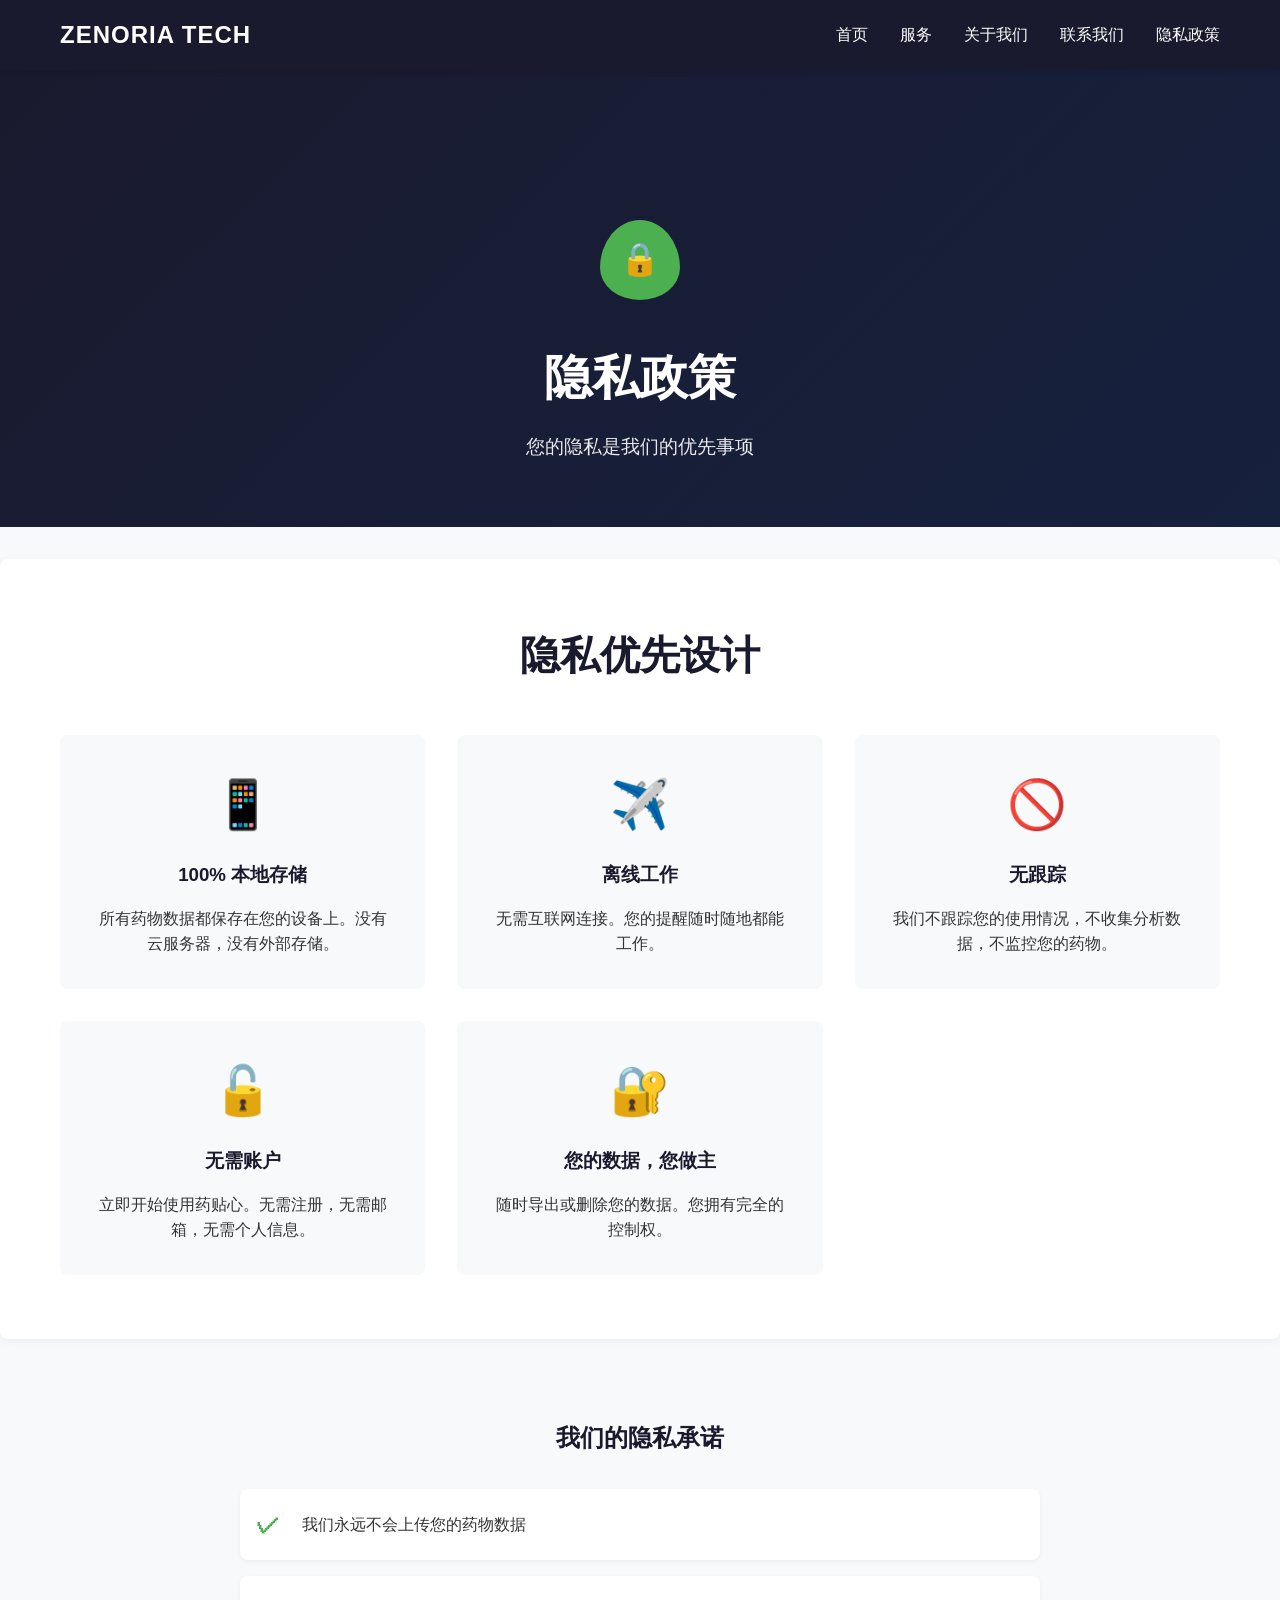
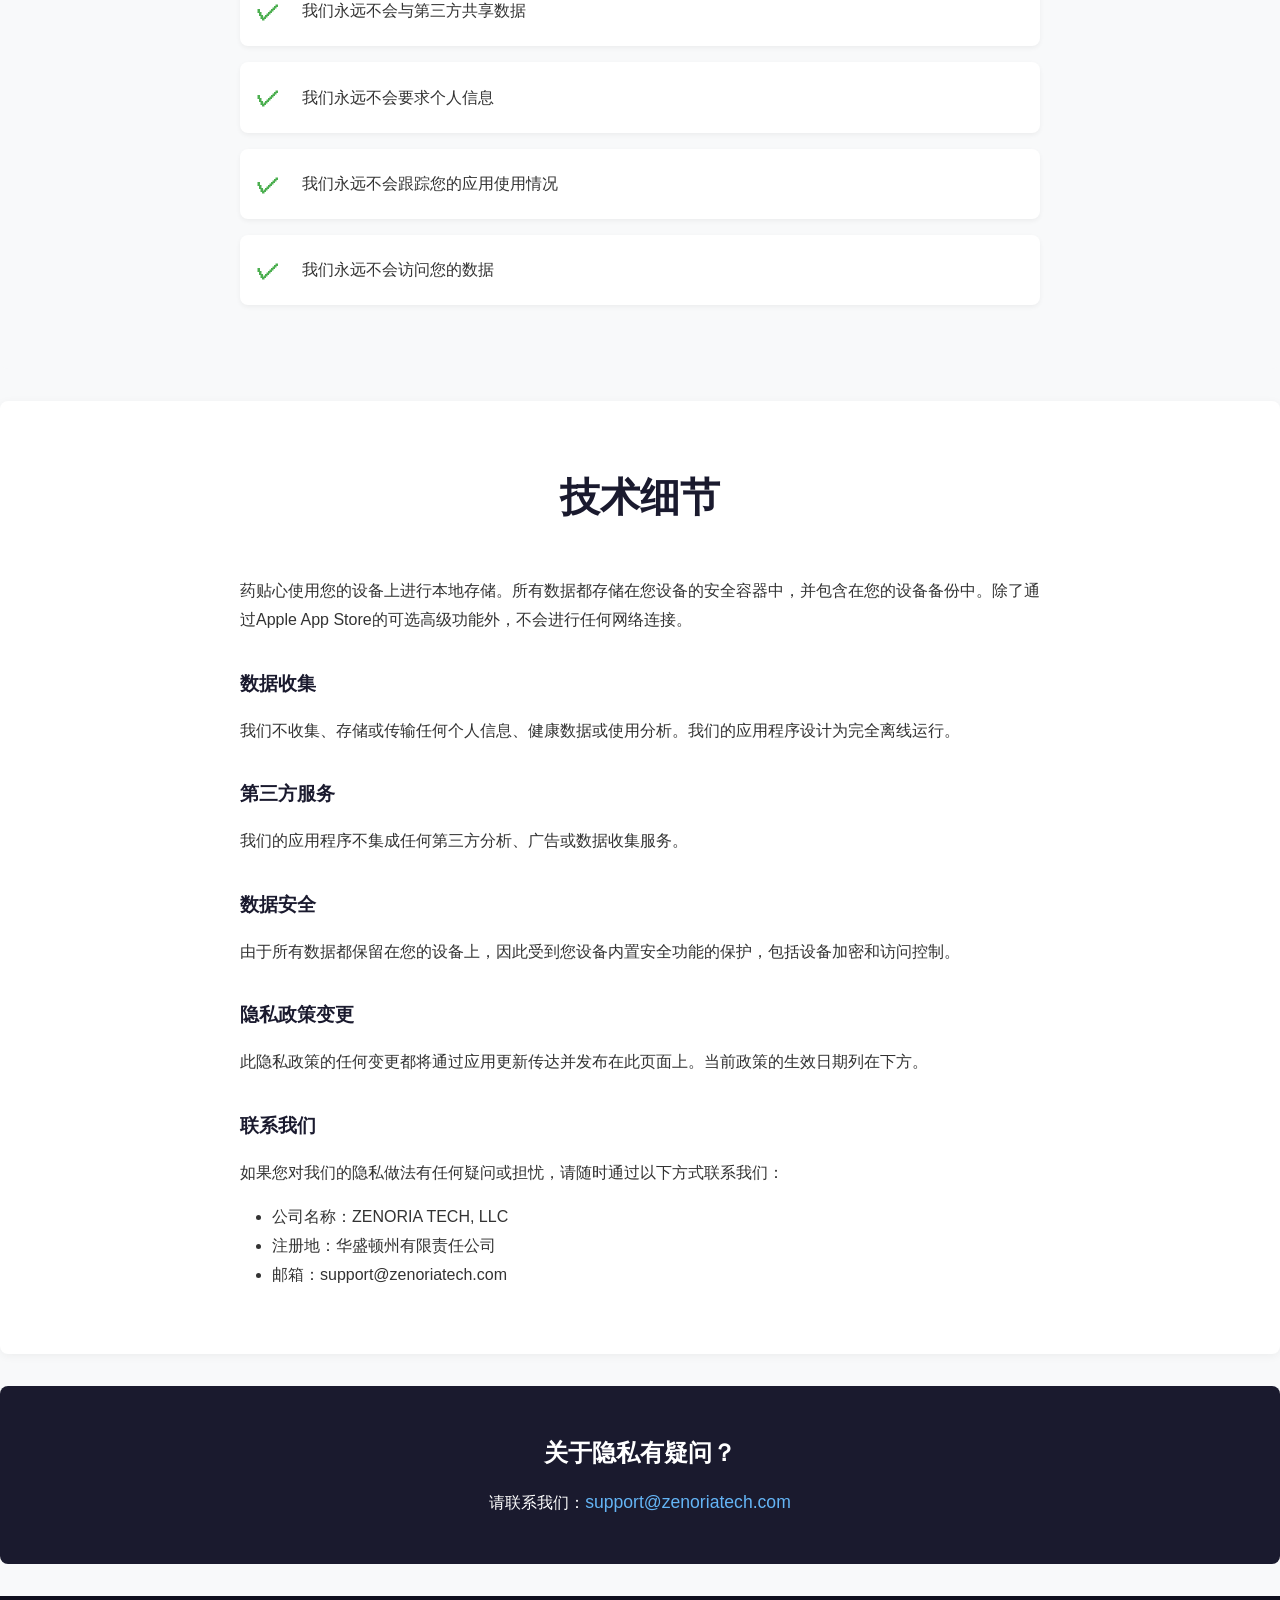
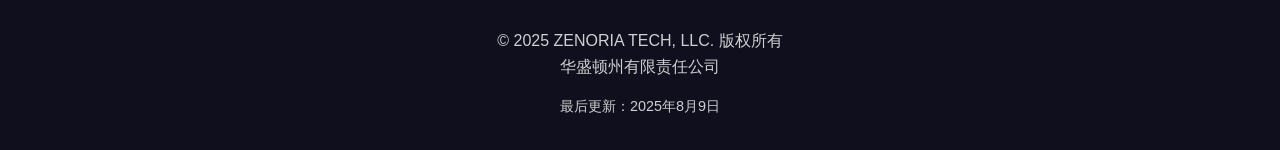
<file: privacy-cn.html>
<!DOCTYPE html>
<html lang="zh-CN">

<head>
    <meta charset="UTF-8">
    <meta name="viewport" content="width=device-width, initial-scale=1.0">
    <title>隐私政策 - ZENORIA TECH, LLC</title>
    <meta name="description" content="ZENORIA TECH应用程序和服务的隐私政策。">
    <style>
        * {
            margin: 0;
            padding: 0;
            box-sizing: border-box;
        }
        
        body {
            font-family: -apple-system, BlinkMacSystemFont, 'Segoe UI', 'PingFang SC', 'Hiragino Sans GB', 'Microsoft YaHei', sans-serif;
            line-height: 1.6;
            color: #333;
            background: #f8f9fa;
        }
        
        .container {
            max-width: 1200px;
            margin: 0 auto;
            padding: 0 20px;
        }
        
        header {
            background: #1a1a2e;
            color: white;
            padding: 1rem 0;
            position: fixed;
            width: 100%;
            top: 0;
            z-index: 1000;
            box-shadow: 0 2px 5px rgba(0, 0, 0, 0.1);
        }
        
        nav {
            display: flex;
            justify-content: space-between;
            align-items: center;
        }
        
        .logo {
            font-size: 1.5rem;
            font-weight: bold;
            letter-spacing: 1px;
        }
        
        .nav-links {
            display: flex;
            list-style: none;
            gap: 2rem;
        }
        
        .nav-links a {
            color: white;
            text-decoration: none;
            transition: color 0.3s;
        }
        
        .nav-links a:hover {
            color: #64b5f6;
        }
        
        .privacy-hero {
            background: linear-gradient(135deg, #1a1a2e 0%, #16213e 100%);
            color: white;
            padding: 8rem 0 4rem;
            margin-top: 60px;
            text-align: center;
        }
        
        .privacy-hero h1 {
            font-size: 3rem;
            margin-bottom: 1rem;
        }
        
        .privacy-hero p {
            font-size: 1.2rem;
            opacity: 0.9;
        }
        
        .privacy-shield {
            display: inline-block;
            width: 80px;
            height: 80px;
            background: #4CAF50;
            border-radius: 50% 50% 50% 50% / 60% 60% 40% 40%;
            position: relative;
            margin: 2rem auto;
        }
        
        .privacy-shield::before {
            content: "🔒";
            position: absolute;
            top: 50%;
            left: 50%;
            transform: translate(-50%, -50%);
            font-size: 2rem;
        }
        
        .section {
            padding: 4rem 0;
            background: white;
            margin: 2rem 0;
            border-radius: 8px;
            box-shadow: 0 2px 10px rgba(0, 0, 0, 0.05);
        }
        
        .section h2 {
            text-align: center;
            margin-bottom: 3rem;
            font-size: 2.5rem;
            color: #1a1a2e;
        }
        
        .privacy-features {
            display: grid;
            grid-template-columns: repeat(auto-fit, minmax(300px, 1fr));
            gap: 2rem;
            margin-top: 2rem;
        }
        
        .feature-card {
            padding: 2rem;
            background: #f8f9fa;
            border-radius: 8px;
            text-align: center;
            transition: transform 0.3s, box-shadow 0.3s;
        }
        
        .feature-card:hover {
            transform: translateY(-5px);
            box-shadow: 0 5px 20px rgba(0, 0, 0, 0.1);
        }
        
        .feature-icon {
            font-size: 3rem;
            margin-bottom: 1rem;
        }
        
        .feature-card h3 {
            color: #1a1a2e;
            margin-bottom: 1rem;
        }
        
        .promises {
            background: #f8f9fa;
            padding: 3rem 0;
            margin: 2rem 0;
            border-radius: 8px;
        }
        
        .promises h2 {
            text-align: center;
            margin-bottom: 2rem;
            color: #1a1a2e;
        }
        
        .promise-list {
            max-width: 800px;
            margin: 0 auto;
        }
        
        .promise-item {
            display: flex;
            align-items: center;
            margin: 1rem 0;
            padding: 1rem;
            background: white;
            border-radius: 8px;
            box-shadow: 0 2px 5px rgba(0, 0, 0, 0.05);
        }
        
        .promise-item::before {
            content: "✓";
            color: #4CAF50;
            font-weight: bold;
            font-size: 1.5rem;
            margin-right: 1rem;
            min-width: 30px;
        }
        
        .technical-details {
            max-width: 800px;
            margin: 0 auto;
            text-align: left;
            line-height: 1.8;
        }
        
        .contact-section {
            background: #1a1a2e;
            color: white;
            text-align: center;
            padding: 3rem 0;
            margin: 2rem 0;
            border-radius: 8px;
        }
        
        .contact-section h2 {
            color: white;
            margin-bottom: 1rem;
        }
        
        .contact-section a {
            color: #64b5f6;
            text-decoration: none;
            font-size: 1.1rem;
        }
        
        footer {
            background: #0f0f1e;
            color: white;
            text-align: center;
            padding: 2rem 0;
        }
        
        footer p {
            opacity: 0.8;
        }
        
        @media (max-width: 768px) {
            .privacy-hero h1 {
                font-size: 2rem;
            }
            .nav-links {
                gap: 1rem;
                font-size: 0.9rem;
            }
            .section h2 {
                font-size: 2rem;
            }
        }
    </style>
</head>

<body>
    <header>
        <nav class="container">
            <div class="logo">ZENORIA TECH</div>
            <ul class="nav-links">
                <li><a href="index.html">首页</a></li>
                <li><a href="index.html#services">服务</a></li>
                <li><a href="index.html#about">关于我们</a></li>
                <li><a href="index.html#contact">联系我们</a></li>
                <li><a href="#privacy">隐私政策</a></li>
            </ul>
        </nav>
    </header>

    <section class="privacy-hero">
        <div class="container">
            <div class="privacy-shield"></div>
            <h1>隐私政策</h1>
            <p>您的隐私是我们的优先事项</p>
        </div>
    </section>

    <section class="section">
        <div class="container">
            <h2>隐私优先设计</h2>
            <div class="privacy-features">
                <div class="feature-card">
                    <div class="feature-icon">📱</div>
                    <h3>100% 本地存储</h3>
                    <p>所有药物数据都保存在您的设备上。没有云服务器，没有外部存储。</p>
                </div>
                <div class="feature-card">
                    <div class="feature-icon">✈️</div>
                    <h3>离线工作</h3>
                    <p>无需互联网连接。您的提醒随时随地都能工作。</p>
                </div>
                <div class="feature-card">
                    <div class="feature-icon">🚫</div>
                    <h3>无跟踪</h3>
                    <p>我们不跟踪您的使用情况，不收集分析数据，不监控您的药物。</p>
                </div>
                <div class="feature-card">
                    <div class="feature-icon">🔓</div>
                    <h3>无需账户</h3>
                    <p>立即开始使用药贴心。无需注册，无需邮箱，无需个人信息。</p>
                </div>
                <div class="feature-card">
                    <div class="feature-icon">🔐</div>
                    <h3>您的数据，您做主</h3>
                    <p>随时导出或删除您的数据。您拥有完全的控制权。</p>
                </div>
            </div>
        </div>
    </section>

    <section class="promises">
        <div class="container">
            <h2>我们的隐私承诺</h2>
            <div class="promise-list">
                <div class="promise-item">
                    我们永远不会上传您的药物数据
                </div>
                <div class="promise-item">
                    我们永远不会与第三方共享数据
                </div>
                <div class="promise-item">
                    我们永远不会要求个人信息
                </div>
                <div class="promise-item">
                    我们永远不会跟踪您的应用使用情况
                </div>
                <div class="promise-item">
                    我们永远不会访问您的数据
                </div>
            </div>
        </div>
    </section>

    <section class="section">
        <div class="container">
            <h2>技术细节</h2>
            <div class="technical-details">
                <p>药贴心使用您的设备上进行本地存储。所有数据都存储在您设备的安全容器中，并包含在您的设备备份中。除了通过Apple App Store的可选高级功能外，不会进行任何网络连接。</p>
                
                <h3 style="margin-top: 2rem; margin-bottom: 1rem; color: #1a1a2e;">数据收集</h3>
                <p>我们不收集、存储或传输任何个人信息、健康数据或使用分析。我们的应用程序设计为完全离线运行。</p>
                
                <h3 style="margin-top: 2rem; margin-bottom: 1rem; color: #1a1a2e;">第三方服务</h3>
                <p>我们的应用程序不集成任何第三方分析、广告或数据收集服务。</p>
                
                <h3 style="margin-top: 2rem; margin-bottom: 1rem; color: #1a1a2e;">数据安全</h3>
                <p>由于所有数据都保留在您的设备上，因此受到您设备内置安全功能的保护，包括设备加密和访问控制。</p>
                
                <h3 style="margin-top: 2rem; margin-bottom: 1rem; color: #1a1a2e;">隐私政策变更</h3>
                <p>此隐私政策的任何变更都将通过应用更新传达并发布在此页面上。当前政策的生效日期列在下方。</p>
                
                <h3 style="margin-top: 2rem; margin-bottom: 1rem; color: #1a1a2e;">联系我们</h3>
                <p>如果您对我们的隐私做法有任何疑问或担忧，请随时通过以下方式联系我们：</p>
                <ul style="margin-top: 1rem; padding-left: 2rem;">
                    <li>公司名称：ZENORIA TECH, LLC</li>
                    <li>注册地：华盛顿州有限责任公司</li>
                    <li>邮箱：support@zenoriatech.com</li>
                </ul>
            </div>
        </div>
    </section>

    <section class="contact-section">
        <div class="container">
            <h2>关于隐私有疑问？</h2>
            <p>请联系我们：<a href="mailto:support@zenoriatech.com">support@zenoriatech.com</a></p>
        </div>
    </section>

    <footer>
        <div class="container">
            <p>&copy; 2025 ZENORIA TECH, LLC. 版权所有</p>
            <p>华盛顿州有限责任公司</p>
            <p style="margin-top: 1rem; font-size: 0.9rem;">最后更新：2025年8月9日</p>
        </div>
    </footer>

    <script>
        // Smooth scrolling for navigation links
        document.querySelectorAll('a[href^="#"]').forEach(anchor => {
            anchor.addEventListener('click', function(e) {
                e.preventDefault();
                document.querySelector(this.getAttribute('href')).scrollIntoView({
                    behavior: 'smooth'
                });
            });
        });
    </script>
<!-- Cloudflare Web Analytics --><script defer src='https://static.cloudflareinsights.com/beacon.min.js' data-cf-beacon='{"token": "ca5b40ee449347f0b5c27cf871fe53a6"}'></script><!-- End Cloudflare Web Analytics -->

</body>

</html>
</file>
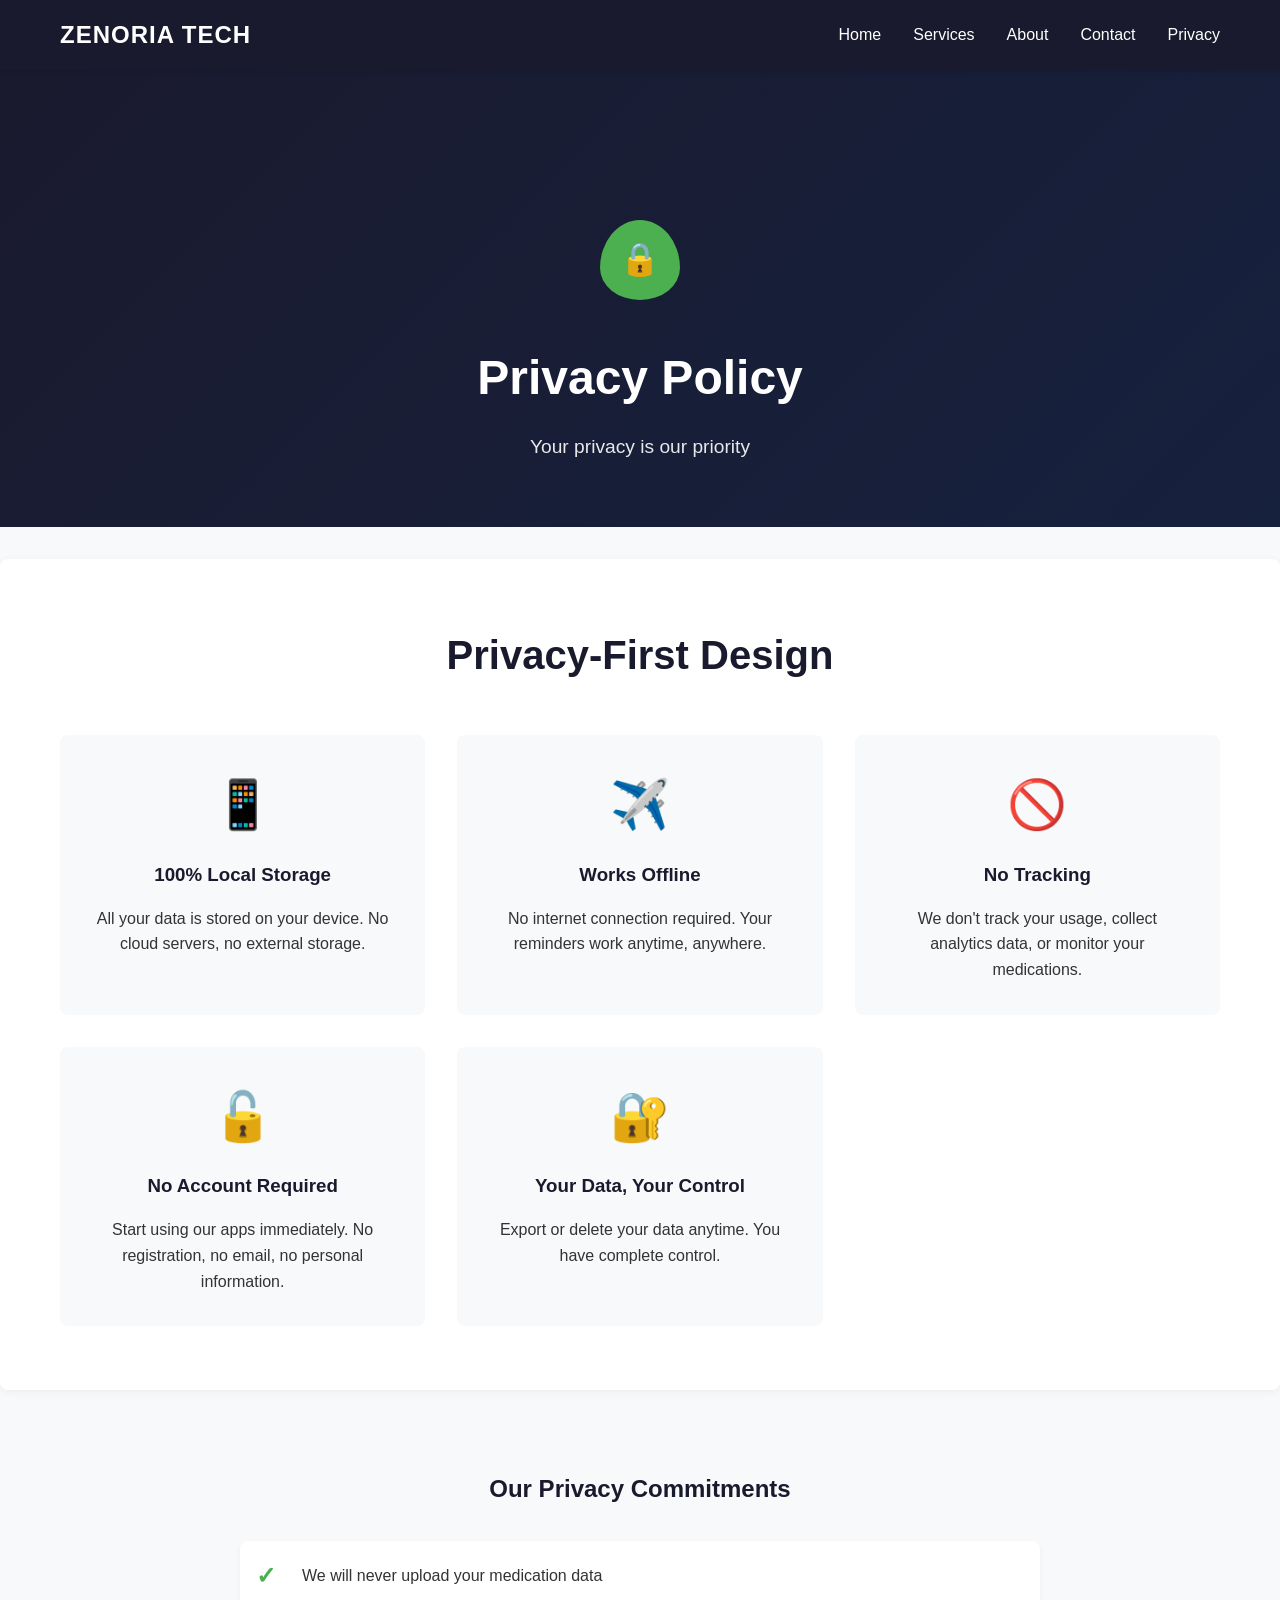
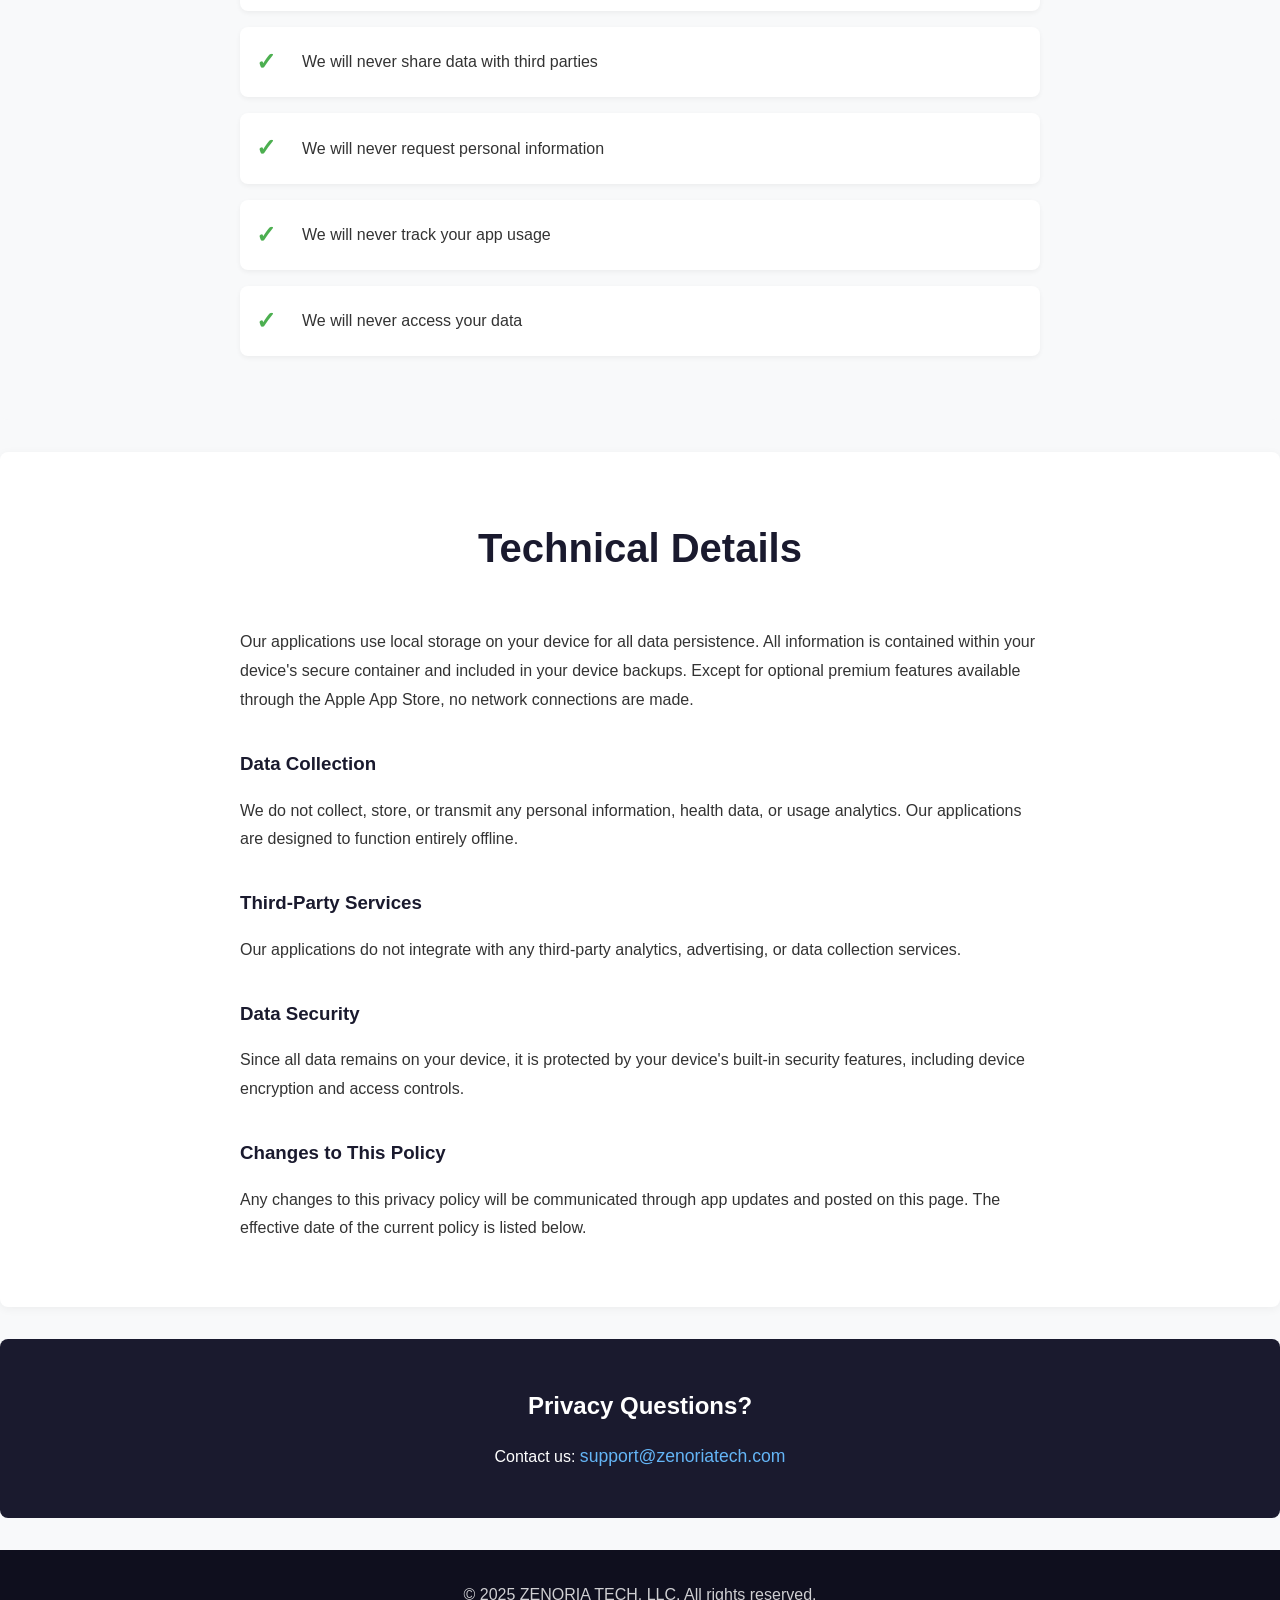
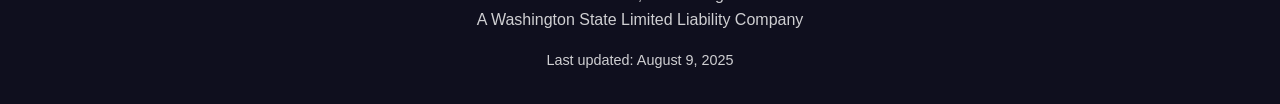
<file: privacy.html>
<!DOCTYPE html>
<html lang="en">

<head>
    <meta charset="UTF-8">
    <meta name="viewport" content="width=device-width, initial-scale=1.0">
    <title>Privacy Policy - ZENORIA TECH, LLC</title>
    <meta name="description" content="Privacy Policy for ZENORIA TECH applications and services.">
    <style>
        * {
            margin: 0;
            padding: 0;
            box-sizing: border-box;
        }
        
        body {
            font-family: -apple-system, BlinkMacSystemFont, 'Segoe UI', Roboto, Oxygen, Ubuntu, Cantarell, sans-serif;
            line-height: 1.6;
            color: #333;
            background: #f8f9fa;
        }
        
        .container {
            max-width: 1200px;
            margin: 0 auto;
            padding: 0 20px;
        }
        
        header {
            background: #1a1a2e;
            color: white;
            padding: 1rem 0;
            position: fixed;
            width: 100%;
            top: 0;
            z-index: 1000;
            box-shadow: 0 2px 5px rgba(0, 0, 0, 0.1);
        }
        
        nav {
            display: flex;
            justify-content: space-between;
            align-items: center;
        }
        
        .logo {
            font-size: 1.5rem;
            font-weight: bold;
            letter-spacing: 1px;
        }
        
        .nav-links {
            display: flex;
            list-style: none;
            gap: 2rem;
        }
        
        .nav-links a {
            color: white;
            text-decoration: none;
            transition: color 0.3s;
        }
        
        .nav-links a:hover {
            color: #64b5f6;
        }
        
        .privacy-hero {
            background: linear-gradient(135deg, #1a1a2e 0%, #16213e 100%);
            color: white;
            padding: 8rem 0 4rem;
            margin-top: 60px;
            text-align: center;
        }
        
        .privacy-hero h1 {
            font-size: 3rem;
            margin-bottom: 1rem;
        }
        
        .privacy-hero p {
            font-size: 1.2rem;
            opacity: 0.9;
        }
        
        .privacy-shield {
            display: inline-block;
            width: 80px;
            height: 80px;
            background: #4CAF50;
            border-radius: 50% 50% 50% 50% / 60% 60% 40% 40%;
            position: relative;
            margin: 2rem auto;
        }
        
        .privacy-shield::before {
            content: "🔒";
            position: absolute;
            top: 50%;
            left: 50%;
            transform: translate(-50%, -50%);
            font-size: 2rem;
        }
        
        .section {
            padding: 4rem 0;
            background: white;
            margin: 2rem 0;
            border-radius: 8px;
            box-shadow: 0 2px 10px rgba(0, 0, 0, 0.05);
        }
        
        .section h2 {
            text-align: center;
            margin-bottom: 3rem;
            font-size: 2.5rem;
            color: #1a1a2e;
        }
        
        .privacy-features {
            display: grid;
            grid-template-columns: repeat(auto-fit, minmax(300px, 1fr));
            gap: 2rem;
            margin-top: 2rem;
        }
        
        .feature-card {
            padding: 2rem;
            background: #f8f9fa;
            border-radius: 8px;
            text-align: center;
            transition: transform 0.3s, box-shadow 0.3s;
        }
        
        .feature-card:hover {
            transform: translateY(-5px);
            box-shadow: 0 5px 20px rgba(0, 0, 0, 0.1);
        }
        
        .feature-icon {
            font-size: 3rem;
            margin-bottom: 1rem;
        }
        
        .feature-card h3 {
            color: #1a1a2e;
            margin-bottom: 1rem;
        }
        
        .promises {
            background: #f8f9fa;
            padding: 3rem 0;
            margin: 2rem 0;
            border-radius: 8px;
        }
        
        .promises h2 {
            text-align: center;
            margin-bottom: 2rem;
            color: #1a1a2e;
        }
        
        .promise-list {
            max-width: 800px;
            margin: 0 auto;
        }
        
        .promise-item {
            display: flex;
            align-items: center;
            margin: 1rem 0;
            padding: 1rem;
            background: white;
            border-radius: 8px;
            box-shadow: 0 2px 5px rgba(0, 0, 0, 0.05);
        }
        
        .promise-item::before {
            content: "✓";
            color: #4CAF50;
            font-weight: bold;
            font-size: 1.5rem;
            margin-right: 1rem;
            min-width: 30px;
        }
        
        .technical-details {
            max-width: 800px;
            margin: 0 auto;
            text-align: left;
            line-height: 1.8;
        }
        
        .contact-section {
            background: #1a1a2e;
            color: white;
            text-align: center;
            padding: 3rem 0;
            margin: 2rem 0;
            border-radius: 8px;
        }
        
        .contact-section h2 {
            color: white;
            margin-bottom: 1rem;
        }
        
        .contact-section a {
            color: #64b5f6;
            text-decoration: none;
            font-size: 1.1rem;
        }
        
        footer {
            background: #0f0f1e;
            color: white;
            text-align: center;
            padding: 2rem 0;
        }
        
        footer p {
            opacity: 0.8;
        }
        
        @media (max-width: 768px) {
            .privacy-hero h1 {
                font-size: 2rem;
            }
            .nav-links {
                gap: 1rem;
                font-size: 0.9rem;
            }
            .section h2 {
                font-size: 2rem;
            }
        }
    </style>
</head>

<body>
    <header>
        <nav class="container">
            <div class="logo">ZENORIA TECH</div>
            <ul class="nav-links">
                <li><a href="index.html">Home</a></li>
                <li><a href="index.html#services">Services</a></li>
                <li><a href="index.html#about">About</a></li>
                <li><a href="index.html#contact">Contact</a></li>
                <li><a href="#privacy">Privacy</a></li>
            </ul>
        </nav>
    </header>

    <section class="privacy-hero">
        <div class="container">
            <div class="privacy-shield"></div>
            <h1>Privacy Policy</h1>
            <p>Your privacy is our priority</p>
        </div>
    </section>

    <section class="section">
        <div class="container">
            <h2>Privacy-First Design</h2>
            <div class="privacy-features">
                <div class="feature-card">
                    <div class="feature-icon">📱</div>
                    <h3>100% Local Storage</h3>
                    <p>All your data is stored on your device. No cloud servers, no external storage.</p>
                </div>
                <div class="feature-card">
                    <div class="feature-icon">✈️</div>
                    <h3>Works Offline</h3>
                    <p>No internet connection required. Your reminders work anytime, anywhere.</p>
                </div>
                <div class="feature-card">
                    <div class="feature-icon">🚫</div>
                    <h3>No Tracking</h3>
                    <p>We don't track your usage, collect analytics data, or monitor your medications.</p>
                </div>
                <div class="feature-card">
                    <div class="feature-icon">🔓</div>
                    <h3>No Account Required</h3>
                    <p>Start using our apps immediately. No registration, no email, no personal information.</p>
                </div>
                <div class="feature-card">
                    <div class="feature-icon">🔐</div>
                    <h3>Your Data, Your Control</h3>
                    <p>Export or delete your data anytime. You have complete control.</p>
                </div>
            </div>
        </div>
    </section>

    <section class="promises">
        <div class="container">
            <h2>Our Privacy Commitments</h2>
            <div class="promise-list">
                <div class="promise-item">
                    We will never upload your medication data
                </div>
                <div class="promise-item">
                    We will never share data with third parties
                </div>
                <div class="promise-item">
                    We will never request personal information
                </div>
                <div class="promise-item">
                    We will never track your app usage
                </div>
                <div class="promise-item">
                    We will never access your data
                </div>
            </div>
        </div>
    </section>

    <section class="section">
        <div class="container">
            <h2>Technical Details</h2>
            <div class="technical-details">
                <p>Our applications use local storage on your device for all data persistence. All information is contained within your device's secure container and included in your device backups. Except for optional premium features available through the Apple App Store, no network connections are made.</p>
                
                <h3 style="margin-top: 2rem; margin-bottom: 1rem; color: #1a1a2e;">Data Collection</h3>
                <p>We do not collect, store, or transmit any personal information, health data, or usage analytics. Our applications are designed to function entirely offline.</p>
                
                <h3 style="margin-top: 2rem; margin-bottom: 1rem; color: #1a1a2e;">Third-Party Services</h3>
                <p>Our applications do not integrate with any third-party analytics, advertising, or data collection services.</p>
                
                <h3 style="margin-top: 2rem; margin-bottom: 1rem; color: #1a1a2e;">Data Security</h3>
                <p>Since all data remains on your device, it is protected by your device's built-in security features, including device encryption and access controls.</p>
                
                <h3 style="margin-top: 2rem; margin-bottom: 1rem; color: #1a1a2e;">Changes to This Policy</h3>
                <p>Any changes to this privacy policy will be communicated through app updates and posted on this page. The effective date of the current policy is listed below.</p>
            </div>
        </div>
    </section>

    <section class="contact-section">
        <div class="container">
            <h2>Privacy Questions?</h2>
            <p>Contact us: <a href="mailto:support@zenoriatech.com">support@zenoriatech.com</a></p>
        </div>
    </section>

    <footer>
        <div class="container">
            <p>&copy; 2025 ZENORIA TECH, LLC. All rights reserved.</p>
            <p>A Washington State Limited Liability Company</p>
            <p style="margin-top: 1rem; font-size: 0.9rem;">Last updated: August 9, 2025</p>
        </div>
    </footer>

    <script>
        // Smooth scrolling for navigation links
        document.querySelectorAll('a[href^="#"]').forEach(anchor => {
            anchor.addEventListener('click', function(e) {
                e.preventDefault();
                document.querySelector(this.getAttribute('href')).scrollIntoView({
                    behavior: 'smooth'
                });
            });
        });
    </script>
<!-- Cloudflare Web Analytics --><script defer src='https://static.cloudflareinsights.com/beacon.min.js' data-cf-beacon='{"token": "ca5b40ee449347f0b5c27cf871fe53a6"}'></script><!-- End Cloudflare Web Analytics -->

</body>

</html>
</file>
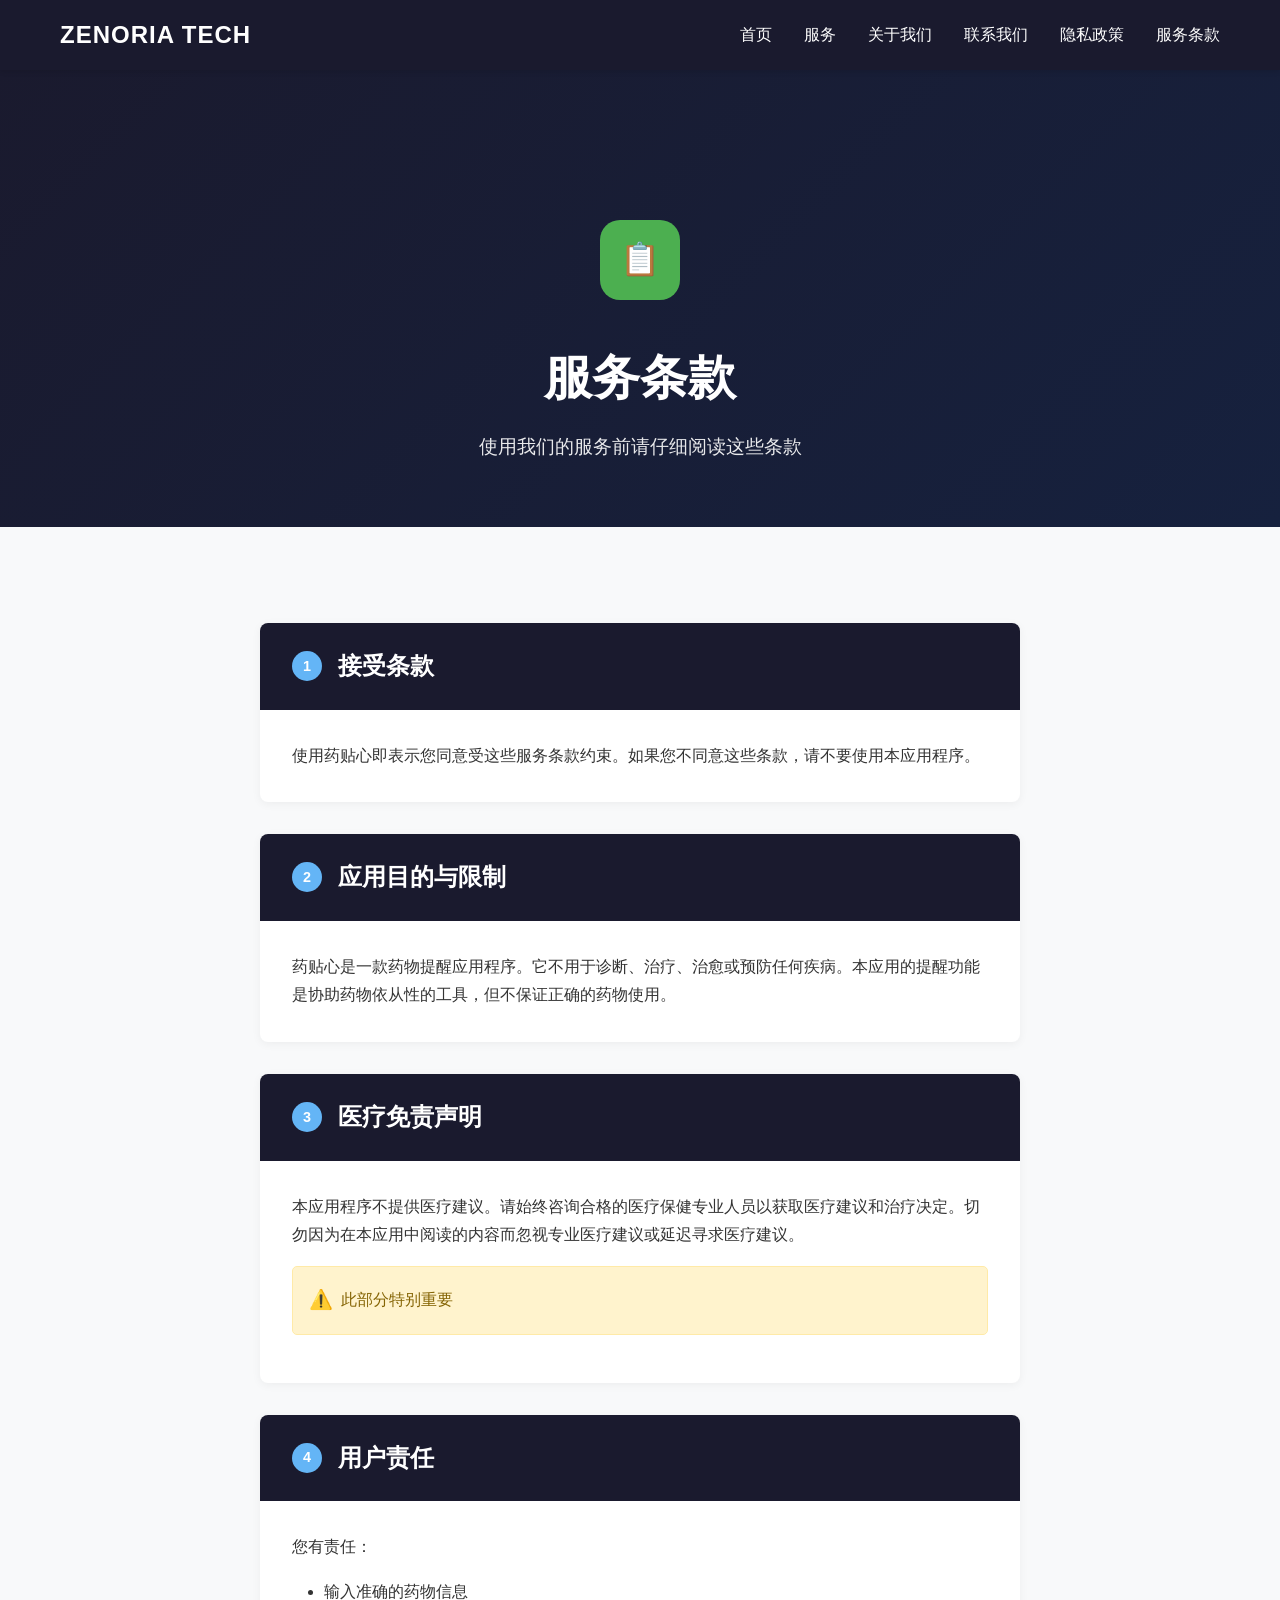
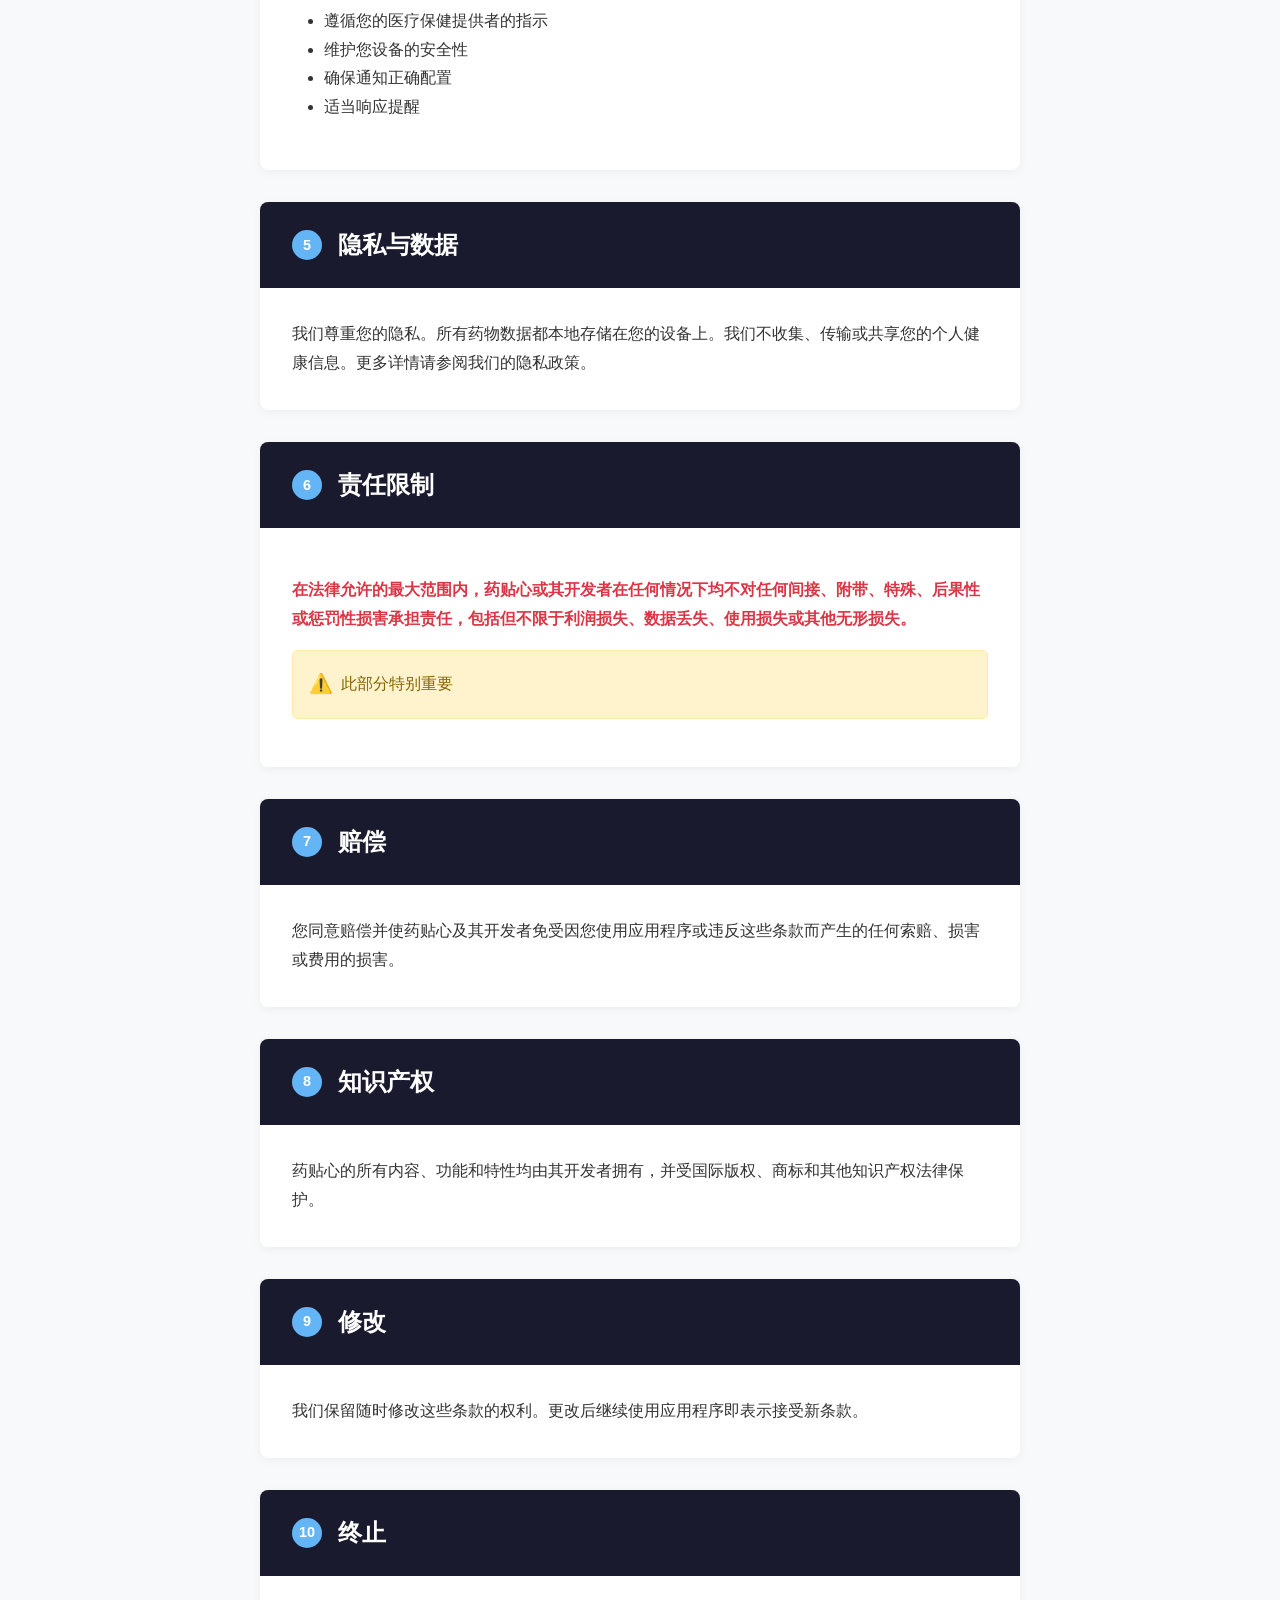
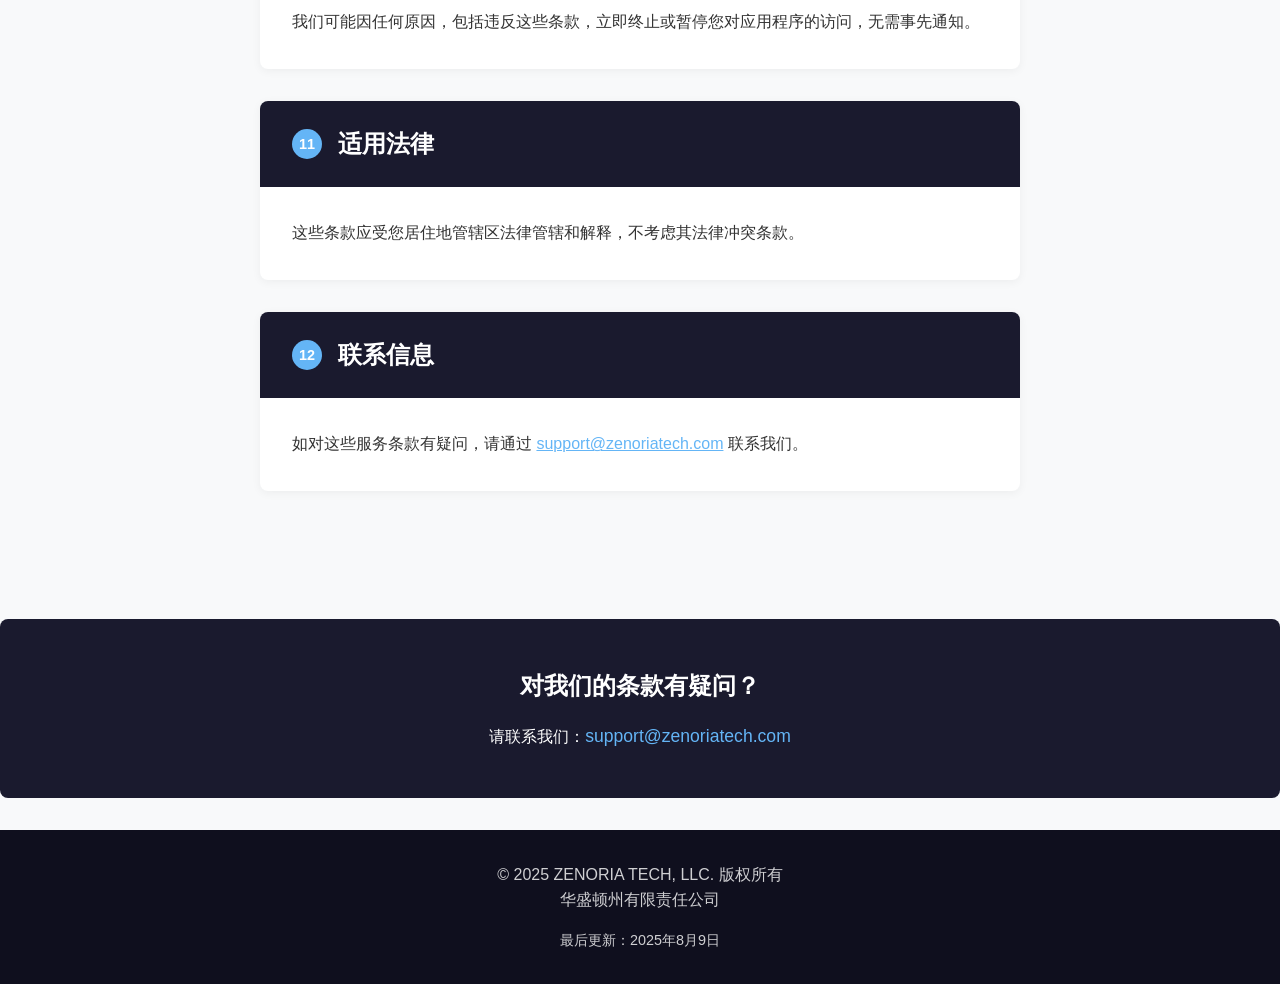
<file: terms-cn.html>
<!DOCTYPE html>
<html lang="zh-CN">

<head>
    <meta charset="UTF-8">
    <meta name="viewport" content="width=device-width, initial-scale=1.0">
    <title>服务条款 - ZENORIA TECH, LLC</title>
    <meta name="description" content="ZENORIA TECH应用程序和服务的服务条款。">
    <style>
        * {
            margin: 0;
            padding: 0;
            box-sizing: border-box;
        }
        
        body {
            font-family: -apple-system, BlinkMacSystemFont, 'Segoe UI', 'PingFang SC', 'Hiragino Sans GB', 'Microsoft YaHei', sans-serif;
            line-height: 1.6;
            color: #333;
            background: #f8f9fa;
        }
        
        .container {
            max-width: 1200px;
            margin: 0 auto;
            padding: 0 20px;
        }
        
        header {
            background: #1a1a2e;
            color: white;
            padding: 1rem 0;
            position: fixed;
            width: 100%;
            top: 0;
            z-index: 1000;
            box-shadow: 0 2px 5px rgba(0, 0, 0, 0.1);
        }
        
        nav {
            display: flex;
            justify-content: space-between;
            align-items: center;
        }
        
        .logo {
            font-size: 1.5rem;
            font-weight: bold;
            letter-spacing: 1px;
        }
        
        .nav-links {
            display: flex;
            list-style: none;
            gap: 2rem;
        }
        
        .nav-links a {
            color: white;
            text-decoration: none;
            transition: color 0.3s;
        }
        
        .nav-links a:hover {
            color: #64b5f6;
        }
        
        .terms-hero {
            background: linear-gradient(135deg, #1a1a2e 0%, #16213e 100%);
            color: white;
            padding: 8rem 0 4rem;
            margin-top: 60px;
            text-align: center;
        }
        
        .terms-hero h1 {
            font-size: 3rem;
            margin-bottom: 1rem;
        }
        
        .terms-hero p {
            font-size: 1.2rem;
            opacity: 0.9;
        }
        
        .terms-icon {
            display: inline-block;
            width: 80px;
            height: 80px;
            background: #4CAF50;
            border-radius: 20px;
            position: relative;
            margin: 2rem auto;
        }
        
        .terms-icon::before {
            content: "📋";
            position: absolute;
            top: 50%;
            left: 50%;
            transform: translate(-50%, -50%);
            font-size: 2rem;
        }
        
        .terms-content {
            max-width: 800px;
            margin: 0 auto;
            padding: 4rem 0;
        }
        
        .term-section {
            background: white;
            margin: 2rem 0;
            border-radius: 8px;
            box-shadow: 0 2px 10px rgba(0, 0, 0, 0.05);
            overflow: hidden;
        }
        
        .term-header {
            background: #1a1a2e;
            color: white;
            padding: 1.5rem 2rem;
            display: flex;
            align-items: center;
            gap: 1rem;
        }
        
        .term-number {
            background: #64b5f6;
            color: white;
            width: 30px;
            height: 30px;
            border-radius: 50%;
            display: flex;
            align-items: center;
            justify-content: center;
            font-weight: bold;
            font-size: 0.9rem;
        }
        
        .term-header h2 {
            font-size: 1.5rem;
        }
        
        .term-body {
            padding: 2rem;
            line-height: 1.8;
        }
        
        .important-notice {
            background: #fff3cd;
            border: 1px solid #ffeaa7;
            border-radius: 5px;
            padding: 1rem;
            margin: 1rem 0;
            display: flex;
            align-items: center;
            gap: 0.5rem;
        }
        
        .important-notice::before {
            content: "⚠️";
            font-size: 1.2rem;
        }
        
        .important-text {
            color: #856404;
            font-weight: 500;
        }
        
        .liability-text {
            font-weight: bold;
            color: #dc3545;
            margin: 1rem 0;
            text-transform: uppercase;
        }
        
        .contact-section {
            background: #1a1a2e;
            color: white;
            text-align: center;
            padding: 3rem 0;
            margin: 2rem 0;
            border-radius: 8px;
        }
        
        .contact-section h2 {
            color: white;
            margin-bottom: 1rem;
        }
        
        .contact-section a {
            color: #64b5f6;
            text-decoration: none;
            font-size: 1.1rem;
        }
        
        footer {
            background: #0f0f1e;
            color: white;
            text-align: center;
            padding: 2rem 0;
        }
        
        footer p {
            opacity: 0.8;
        }
        
        @media (max-width: 768px) {
            .terms-hero h1 {
                font-size: 2rem;
            }
            .nav-links {
                gap: 1rem;
                font-size: 0.9rem;
            }
            .term-header {
                padding: 1rem;
            }
            .term-body {
                padding: 1.5rem;
            }
        }
    </style>
</head>

<body>
    <header>
        <nav class="container">
            <div class="logo">ZENORIA TECH</div>
            <ul class="nav-links">
                <li><a href="index.html">首页</a></li>
                <li><a href="index.html#services">服务</a></li>
                <li><a href="index.html#about">关于我们</a></li>
                <li><a href="index.html#contact">联系我们</a></li>
                <li><a href="privacy-cn.html">隐私政策</a></li>
                <li><a href="#terms">服务条款</a></li>
            </ul>
        </nav>
    </header>

    <section class="terms-hero">
        <div class="container">
            <div class="terms-icon"></div>
            <h1>服务条款</h1>
            <p>使用我们的服务前请仔细阅读这些条款</p>
        </div>
    </section>

    <section class="terms-content">
        <div class="container">
            
            <div class="term-section">
                <div class="term-header">
                    <div class="term-number">1</div>
                    <h2>接受条款</h2>
                </div>
                <div class="term-body">
                    <p>使用药贴心即表示您同意受这些服务条款约束。如果您不同意这些条款，请不要使用本应用程序。</p>
                </div>
            </div>

            <div class="term-section">
                <div class="term-header">
                    <div class="term-number">2</div>
                    <h2>应用目的与限制</h2>
                </div>
                <div class="term-body">
                    <p>药贴心是一款药物提醒应用程序。它不用于诊断、治疗、治愈或预防任何疾病。本应用的提醒功能是协助药物依从性的工具，但不保证正确的药物使用。</p>
                </div>
            </div>

            <div class="term-section">
                <div class="term-header">
                    <div class="term-number">3</div>
                    <h2>医疗免责声明</h2>
                </div>
                <div class="term-body">
                    <p>本应用程序不提供医疗建议。请始终咨询合格的医疗保健专业人员以获取医疗建议和治疗决定。切勿因为在本应用中阅读的内容而忽视专业医疗建议或延迟寻求医疗建议。</p>
                    <div class="important-notice">
                        <span class="important-text">此部分特别重要</span>
                    </div>
                </div>
            </div>

            <div class="term-section">
                <div class="term-header">
                    <div class="term-number">4</div>
                    <h2>用户责任</h2>
                </div>
                <div class="term-body">
                    <p>您有责任：</p>
                    <ul style="margin: 1rem 0; padding-left: 2rem;">
                        <li>输入准确的药物信息</li>
                        <li>遵循您的医疗保健提供者的指示</li>
                        <li>维护您设备的安全性</li>
                        <li>确保通知正确配置</li>
                        <li>适当响应提醒</li>
                    </ul>
                </div>
            </div>

            <div class="term-section">
                <div class="term-header">
                    <div class="term-number">5</div>
                    <h2>隐私与数据</h2>
                </div>
                <div class="term-body">
                    <p>我们尊重您的隐私。所有药物数据都本地存储在您的设备上。我们不收集、传输或共享您的个人健康信息。更多详情请参阅我们的隐私政策。</p>
                </div>
            </div>

            <div class="term-section">
                <div class="term-header">
                    <div class="term-number">6</div>
                    <h2>责任限制</h2>
                </div>
                <div class="term-body">
                    <div class="liability-text">
                        在法律允许的最大范围内，药贴心或其开发者在任何情况下均不对任何间接、附带、特殊、后果性或惩罚性损害承担责任，包括但不限于利润损失、数据丢失、使用损失或其他无形损失。
                    </div>
                    <div class="important-notice">
                        <span class="important-text">此部分特别重要</span>
                    </div>
                </div>
            </div>

            <div class="term-section">
                <div class="term-header">
                    <div class="term-number">7</div>
                    <h2>赔偿</h2>
                </div>
                <div class="term-body">
                    <p>您同意赔偿并使药贴心及其开发者免受因您使用应用程序或违反这些条款而产生的任何索赔、损害或费用的损害。</p>
                </div>
            </div>

            <div class="term-section">
                <div class="term-header">
                    <div class="term-number">8</div>
                    <h2>知识产权</h2>
                </div>
                <div class="term-body">
                    <p>药贴心的所有内容、功能和特性均由其开发者拥有，并受国际版权、商标和其他知识产权法律保护。</p>
                </div>
            </div>

            <div class="term-section">
                <div class="term-header">
                    <div class="term-number">9</div>
                    <h2>修改</h2>
                </div>
                <div class="term-body">
                    <p>我们保留随时修改这些条款的权利。更改后继续使用应用程序即表示接受新条款。</p>
                </div>
            </div>

            <div class="term-section">
                <div class="term-header">
                    <div class="term-number">10</div>
                    <h2>终止</h2>
                </div>
                <div class="term-body">
                    <p>我们可能因任何原因，包括违反这些条款，立即终止或暂停您对应用程序的访问，无需事先通知。</p>
                </div>
            </div>

            <div class="term-section">
                <div class="term-header">
                    <div class="term-number">11</div>
                    <h2>适用法律</h2>
                </div>
                <div class="term-body">
                    <p>这些条款应受您居住地管辖区法律管辖和解释，不考虑其法律冲突条款。</p>
                </div>
            </div>

            <div class="term-section">
                <div class="term-header">
                    <div class="term-number">12</div>
                    <h2>联系信息</h2>
                </div>
                <div class="term-body">
                    <p>如对这些服务条款有疑问，请通过 <a href="mailto:support@zenoriatech.com" style="color: #64b5f6;">support@zenoriatech.com</a> 联系我们。</p>
                </div>
            </div>

        </div>
    </section>

    <section class="contact-section">
        <div class="container">
            <h2>对我们的条款有疑问？</h2>
            <p>请联系我们：<a href="mailto:support@zenoriatech.com">support@zenoriatech.com</a></p>
        </div>
    </section>

    <footer>
        <div class="container">
            <p>&copy; 2025 ZENORIA TECH, LLC. 版权所有</p>
            <p>华盛顿州有限责任公司</p>
            <p style="margin-top: 1rem; font-size: 0.9rem;">最后更新：2025年8月9日</p>
        </div>
    </footer>

    <script>
        // Smooth scrolling for navigation links
        document.querySelectorAll('a[href^="#"]').forEach(anchor => {
            anchor.addEventListener('click', function(e) {
                e.preventDefault();
                document.querySelector(this.getAttribute('href')).scrollIntoView({
                    behavior: 'smooth'
                });
            });
        });
    </script>
<!-- Cloudflare Web Analytics --><script defer src='https://static.cloudflareinsights.com/beacon.min.js' data-cf-beacon='{"token": "ca5b40ee449347f0b5c27cf871fe53a6"}'></script><!-- End Cloudflare Web Analytics -->

</body>

</html>
</file>
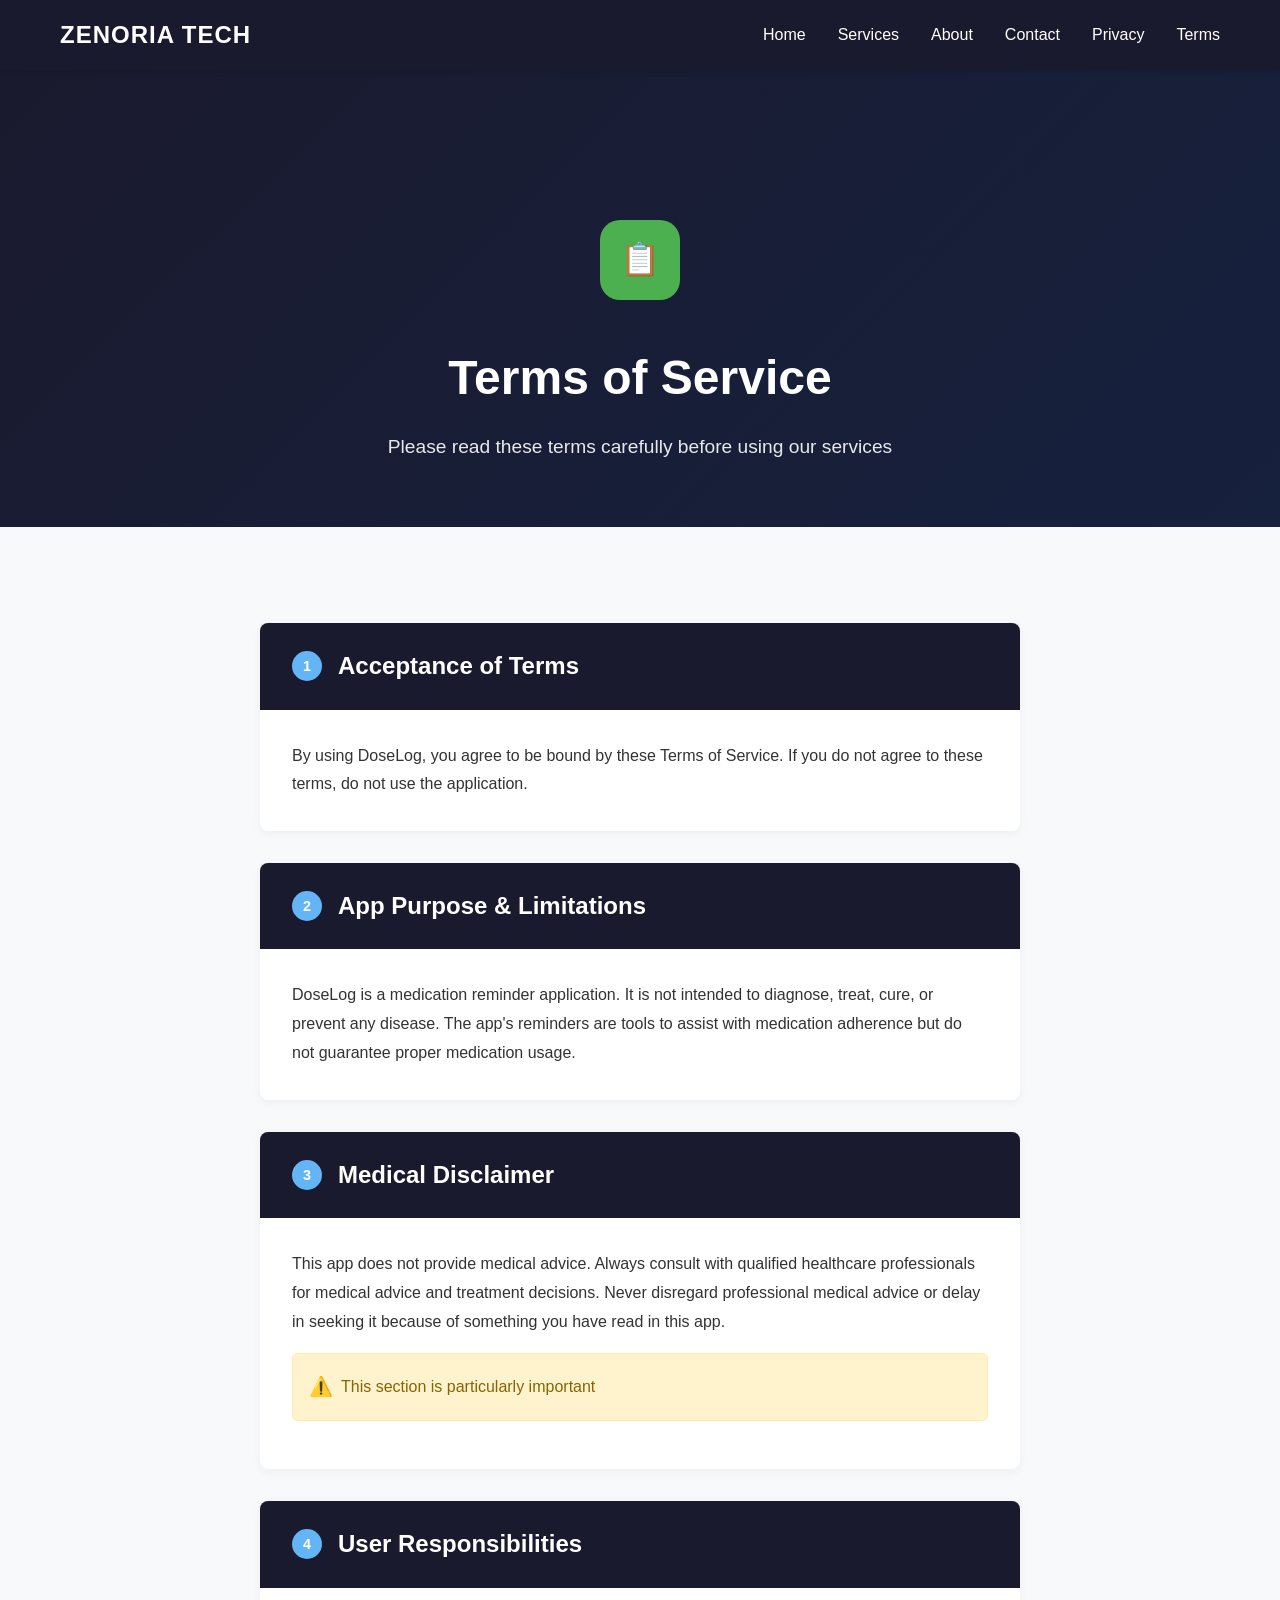
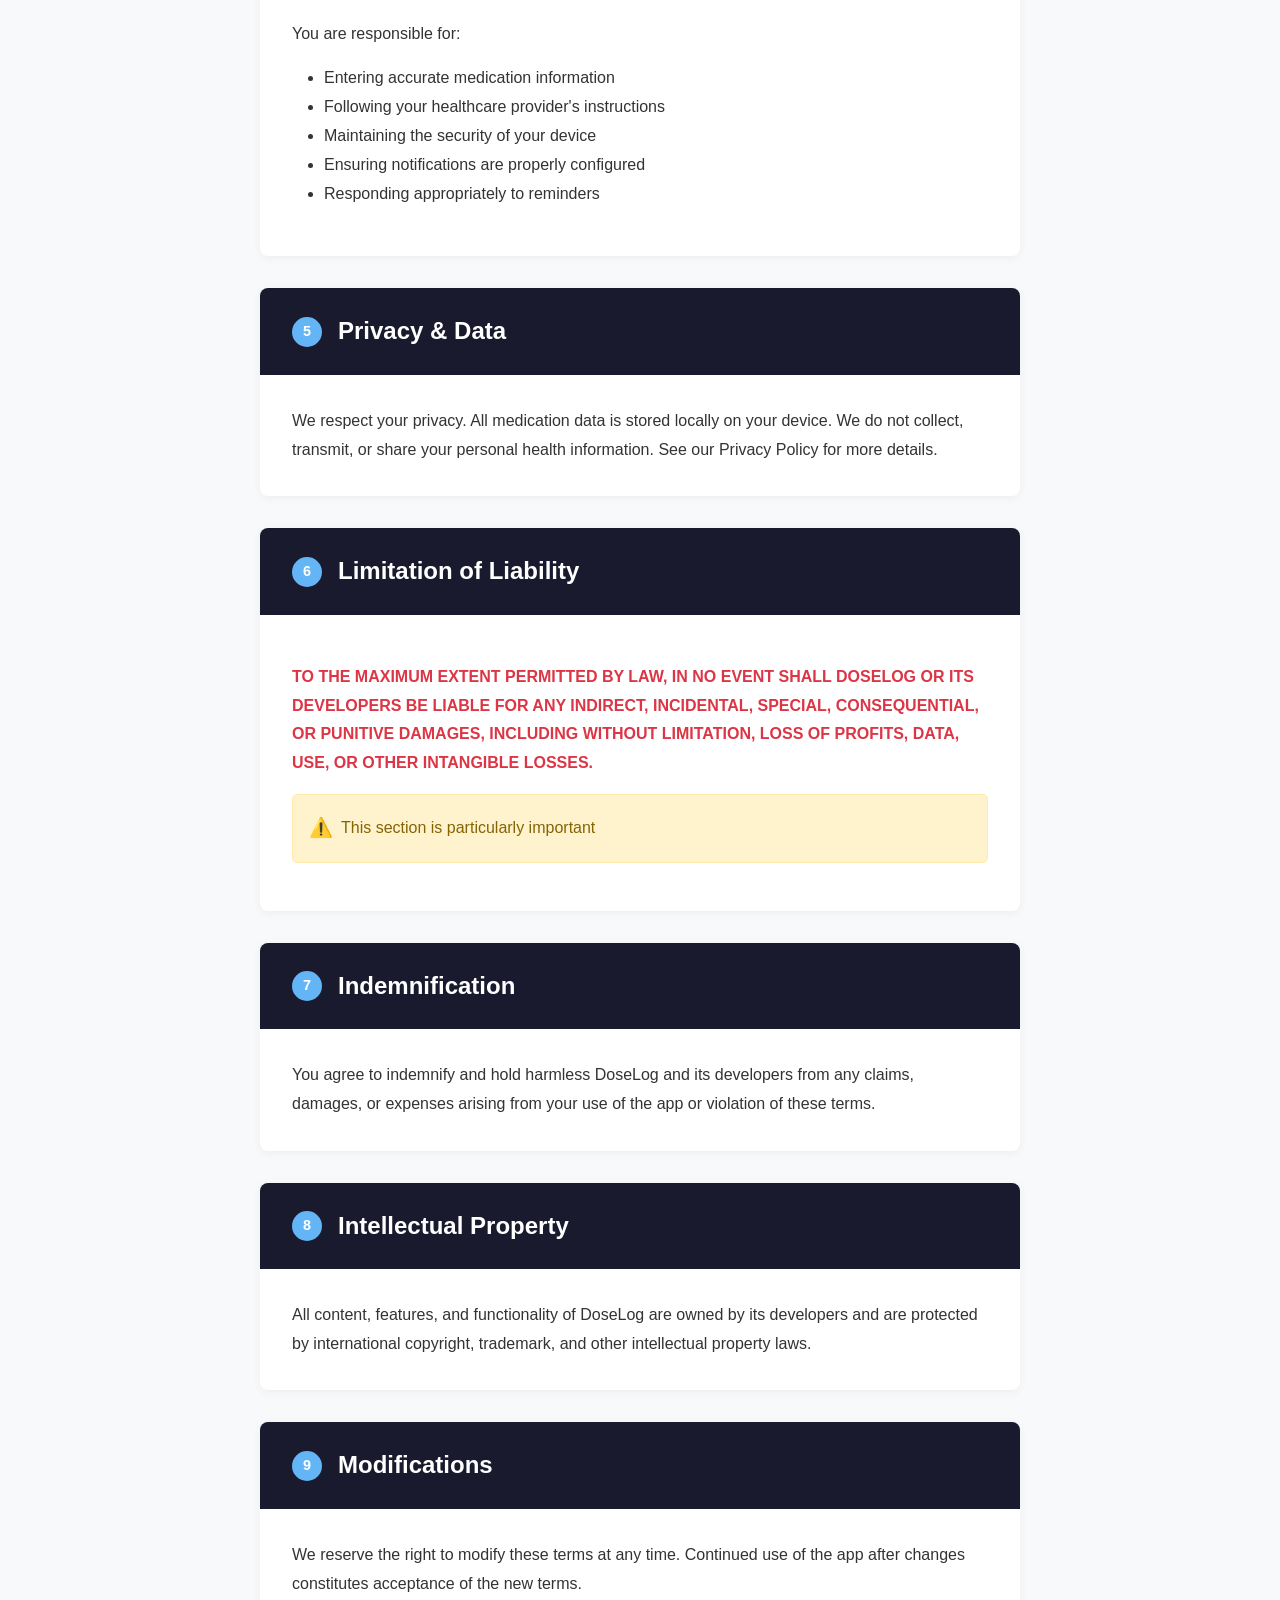
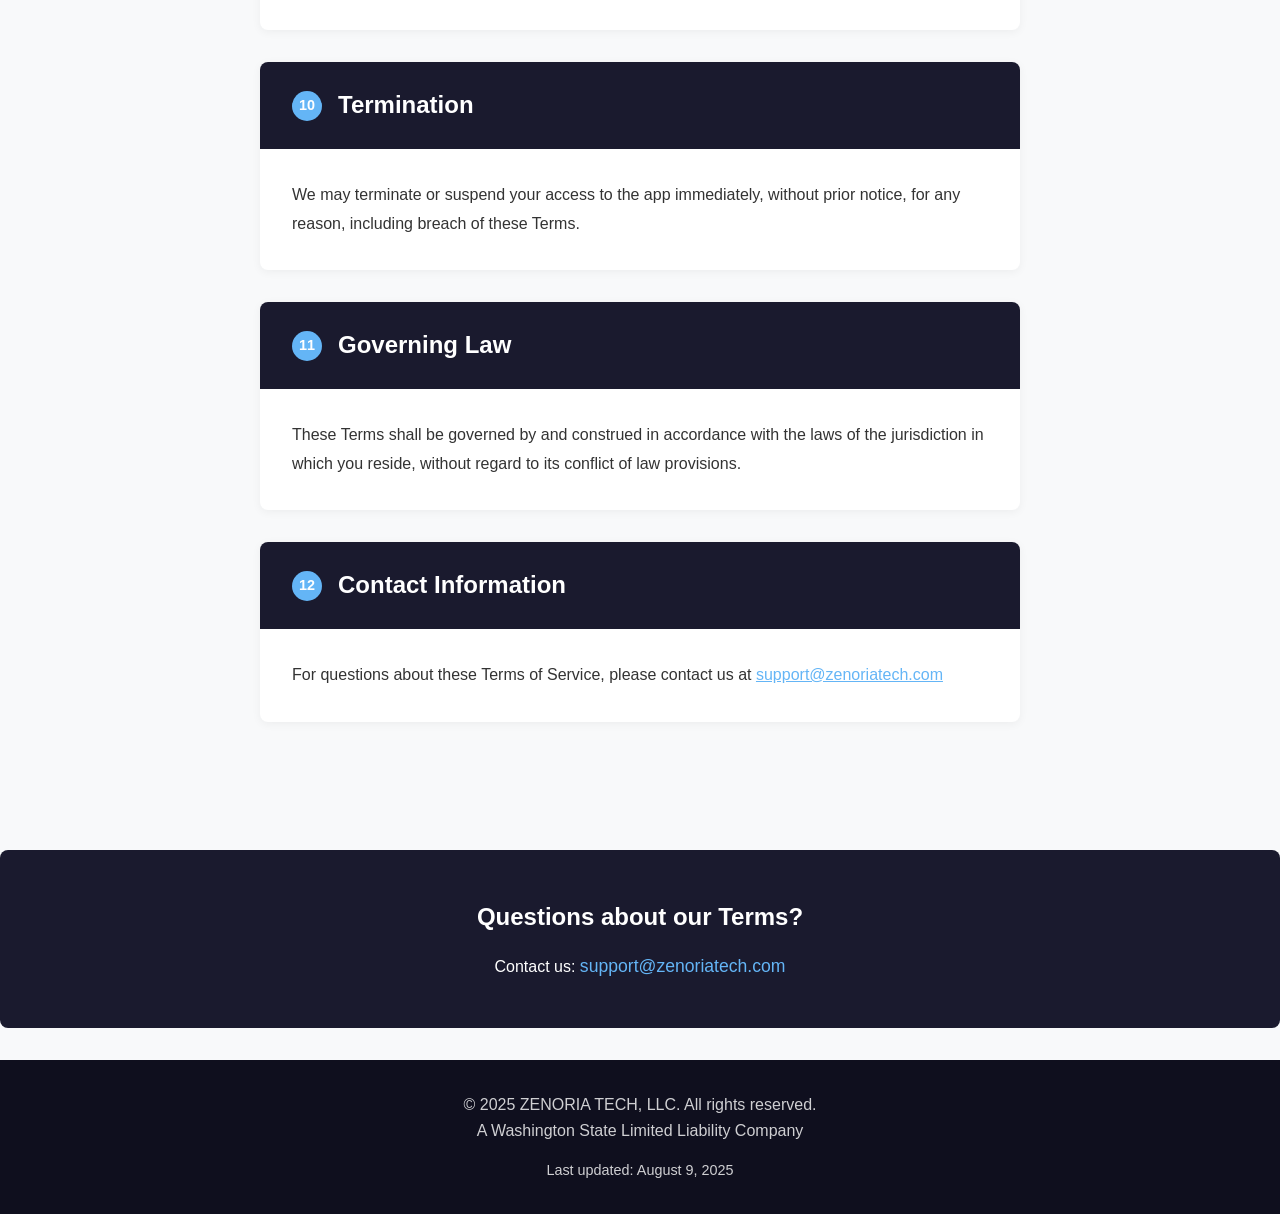
<file: terms.html>
<!DOCTYPE html>
<html lang="en">

<head>
    <meta charset="UTF-8">
    <meta name="viewport" content="width=device-width, initial-scale=1.0">
    <title>Terms of Service - ZENORIA TECH, LLC</title>
    <meta name="description" content="Terms of Service for ZENORIA TECH applications and services.">
    <style>
        * {
            margin: 0;
            padding: 0;
            box-sizing: border-box;
        }
        
        body {
            font-family: -apple-system, BlinkMacSystemFont, 'Segoe UI', Roboto, Oxygen, Ubuntu, Cantarell, sans-serif;
            line-height: 1.6;
            color: #333;
            background: #f8f9fa;
        }
        
        .container {
            max-width: 1200px;
            margin: 0 auto;
            padding: 0 20px;
        }
        
        header {
            background: #1a1a2e;
            color: white;
            padding: 1rem 0;
            position: fixed;
            width: 100%;
            top: 0;
            z-index: 1000;
            box-shadow: 0 2px 5px rgba(0, 0, 0, 0.1);
        }
        
        nav {
            display: flex;
            justify-content: space-between;
            align-items: center;
        }
        
        .logo {
            font-size: 1.5rem;
            font-weight: bold;
            letter-spacing: 1px;
        }
        
        .nav-links {
            display: flex;
            list-style: none;
            gap: 2rem;
        }
        
        .nav-links a {
            color: white;
            text-decoration: none;
            transition: color 0.3s;
        }
        
        .nav-links a:hover {
            color: #64b5f6;
        }
        
        .terms-hero {
            background: linear-gradient(135deg, #1a1a2e 0%, #16213e 100%);
            color: white;
            padding: 8rem 0 4rem;
            margin-top: 60px;
            text-align: center;
        }
        
        .terms-hero h1 {
            font-size: 3rem;
            margin-bottom: 1rem;
        }
        
        .terms-hero p {
            font-size: 1.2rem;
            opacity: 0.9;
        }
        
        .terms-icon {
            display: inline-block;
            width: 80px;
            height: 80px;
            background: #4CAF50;
            border-radius: 20px;
            position: relative;
            margin: 2rem auto;
        }
        
        .terms-icon::before {
            content: "📋";
            position: absolute;
            top: 50%;
            left: 50%;
            transform: translate(-50%, -50%);
            font-size: 2rem;
        }
        
        .terms-content {
            max-width: 800px;
            margin: 0 auto;
            padding: 4rem 0;
        }
        
        .term-section {
            background: white;
            margin: 2rem 0;
            border-radius: 8px;
            box-shadow: 0 2px 10px rgba(0, 0, 0, 0.05);
            overflow: hidden;
        }
        
        .term-header {
            background: #1a1a2e;
            color: white;
            padding: 1.5rem 2rem;
            display: flex;
            align-items: center;
            gap: 1rem;
        }
        
        .term-number {
            background: #64b5f6;
            color: white;
            width: 30px;
            height: 30px;
            border-radius: 50%;
            display: flex;
            align-items: center;
            justify-content: center;
            font-weight: bold;
            font-size: 0.9rem;
        }
        
        .term-header h2 {
            font-size: 1.5rem;
        }
        
        .term-body {
            padding: 2rem;
            line-height: 1.8;
        }
        
        .important-notice {
            background: #fff3cd;
            border: 1px solid #ffeaa7;
            border-radius: 5px;
            padding: 1rem;
            margin: 1rem 0;
            display: flex;
            align-items: center;
            gap: 0.5rem;
        }
        
        .important-notice::before {
            content: "⚠️";
            font-size: 1.2rem;
        }
        
        .important-text {
            color: #856404;
            font-weight: 500;
        }
        
        .liability-text {
            text-transform: uppercase;
            font-weight: bold;
            color: #dc3545;
            margin: 1rem 0;
        }
        
        .contact-section {
            background: #1a1a2e;
            color: white;
            text-align: center;
            padding: 3rem 0;
            margin: 2rem 0;
            border-radius: 8px;
        }
        
        .contact-section h2 {
            color: white;
            margin-bottom: 1rem;
        }
        
        .contact-section a {
            color: #64b5f6;
            text-decoration: none;
            font-size: 1.1rem;
        }
        
        footer {
            background: #0f0f1e;
            color: white;
            text-align: center;
            padding: 2rem 0;
        }
        
        footer p {
            opacity: 0.8;
        }
        
        @media (max-width: 768px) {
            .terms-hero h1 {
                font-size: 2rem;
            }
            .nav-links {
                gap: 1rem;
                font-size: 0.9rem;
            }
            .term-header {
                padding: 1rem;
            }
            .term-body {
                padding: 1.5rem;
            }
        }
    </style>
</head>

<body>
    <header>
        <nav class="container">
            <div class="logo">ZENORIA TECH</div>
            <ul class="nav-links">
                <li><a href="index.html">Home</a></li>
                <li><a href="index.html#services">Services</a></li>
                <li><a href="index.html#about">About</a></li>
                <li><a href="index.html#contact">Contact</a></li>
                <li><a href="privacy.html">Privacy</a></li>
                <li><a href="#terms">Terms</a></li>
            </ul>
        </nav>
    </header>

    <section class="terms-hero">
        <div class="container">
            <div class="terms-icon"></div>
            <h1>Terms of Service</h1>
            <p>Please read these terms carefully before using our services</p>
        </div>
    </section>

    <section class="terms-content">
        <div class="container">
            
            <div class="term-section">
                <div class="term-header">
                    <div class="term-number">1</div>
                    <h2>Acceptance of Terms</h2>
                </div>
                <div class="term-body">
                    <p>By using DoseLog, you agree to be bound by these Terms of Service. If you do not agree to these terms, do not use the application.</p>
                </div>
            </div>

            <div class="term-section">
                <div class="term-header">
                    <div class="term-number">2</div>
                    <h2>App Purpose & Limitations</h2>
                </div>
                <div class="term-body">
                    <p>DoseLog is a medication reminder application. It is not intended to diagnose, treat, cure, or prevent any disease. The app's reminders are tools to assist with medication adherence but do not guarantee proper medication usage.</p>
                </div>
            </div>

            <div class="term-section">
                <div class="term-header">
                    <div class="term-number">3</div>
                    <h2>Medical Disclaimer</h2>
                </div>
                <div class="term-body">
                    <p>This app does not provide medical advice. Always consult with qualified healthcare professionals for medical advice and treatment decisions. Never disregard professional medical advice or delay in seeking it because of something you have read in this app.</p>
                    <div class="important-notice">
                        <span class="important-text">This section is particularly important</span>
                    </div>
                </div>
            </div>

            <div class="term-section">
                <div class="term-header">
                    <div class="term-number">4</div>
                    <h2>User Responsibilities</h2>
                </div>
                <div class="term-body">
                    <p>You are responsible for:</p>
                    <ul style="margin: 1rem 0; padding-left: 2rem;">
                        <li>Entering accurate medication information</li>
                        <li>Following your healthcare provider's instructions</li>
                        <li>Maintaining the security of your device</li>
                        <li>Ensuring notifications are properly configured</li>
                        <li>Responding appropriately to reminders</li>
                    </ul>
                </div>
            </div>

            <div class="term-section">
                <div class="term-header">
                    <div class="term-number">5</div>
                    <h2>Privacy & Data</h2>
                </div>
                <div class="term-body">
                    <p>We respect your privacy. All medication data is stored locally on your device. We do not collect, transmit, or share your personal health information. See our Privacy Policy for more details.</p>
                </div>
            </div>

            <div class="term-section">
                <div class="term-header">
                    <div class="term-number">6</div>
                    <h2>Limitation of Liability</h2>
                </div>
                <div class="term-body">
                    <div class="liability-text">
                        TO THE MAXIMUM EXTENT PERMITTED BY LAW, IN NO EVENT SHALL DOSELOG OR ITS DEVELOPERS BE LIABLE FOR ANY INDIRECT, INCIDENTAL, SPECIAL, CONSEQUENTIAL, OR PUNITIVE DAMAGES, INCLUDING WITHOUT LIMITATION, LOSS OF PROFITS, DATA, USE, OR OTHER INTANGIBLE LOSSES.
                    </div>
                    <div class="important-notice">
                        <span class="important-text">This section is particularly important</span>
                    </div>
                </div>
            </div>

            <div class="term-section">
                <div class="term-header">
                    <div class="term-number">7</div>
                    <h2>Indemnification</h2>
                </div>
                <div class="term-body">
                    <p>You agree to indemnify and hold harmless DoseLog and its developers from any claims, damages, or expenses arising from your use of the app or violation of these terms.</p>
                </div>
            </div>

            <div class="term-section">
                <div class="term-header">
                    <div class="term-number">8</div>
                    <h2>Intellectual Property</h2>
                </div>
                <div class="term-body">
                    <p>All content, features, and functionality of DoseLog are owned by its developers and are protected by international copyright, trademark, and other intellectual property laws.</p>
                </div>
            </div>

            <div class="term-section">
                <div class="term-header">
                    <div class="term-number">9</div>
                    <h2>Modifications</h2>
                </div>
                <div class="term-body">
                    <p>We reserve the right to modify these terms at any time. Continued use of the app after changes constitutes acceptance of the new terms.</p>
                </div>
            </div>

            <div class="term-section">
                <div class="term-header">
                    <div class="term-number">10</div>
                    <h2>Termination</h2>
                </div>
                <div class="term-body">
                    <p>We may terminate or suspend your access to the app immediately, without prior notice, for any reason, including breach of these Terms.</p>
                </div>
            </div>

            <div class="term-section">
                <div class="term-header">
                    <div class="term-number">11</div>
                    <h2>Governing Law</h2>
                </div>
                <div class="term-body">
                    <p>These Terms shall be governed by and construed in accordance with the laws of the jurisdiction in which you reside, without regard to its conflict of law provisions.</p>
                </div>
            </div>

            <div class="term-section">
                <div class="term-header">
                    <div class="term-number">12</div>
                    <h2>Contact Information</h2>
                </div>
                <div class="term-body">
                    <p>For questions about these Terms of Service, please contact us at <a href="mailto:support@zenoriatech.com" style="color: #64b5f6;">support@zenoriatech.com</a></p>
                </div>
            </div>

        </div>
    </section>

    <section class="contact-section">
        <div class="container">
            <h2>Questions about our Terms?</h2>
            <p>Contact us: <a href="mailto:support@zenoriatech.com">support@zenoriatech.com</a></p>
        </div>
    </section>

    <footer>
        <div class="container">
            <p>&copy; 2025 ZENORIA TECH, LLC. All rights reserved.</p>
            <p>A Washington State Limited Liability Company</p>
            <p style="margin-top: 1rem; font-size: 0.9rem;">Last updated: August 9, 2025</p>
        </div>
    </footer>

    <script>
        // Smooth scrolling for navigation links
        document.querySelectorAll('a[href^="#"]').forEach(anchor => {
            anchor.addEventListener('click', function(e) {
                e.preventDefault();
                document.querySelector(this.getAttribute('href')).scrollIntoView({
                    behavior: 'smooth'
                });
            });
        });
    </script>
<!-- Cloudflare Web Analytics --><script defer src='https://static.cloudflareinsights.com/beacon.min.js' data-cf-beacon='{"token": "ca5b40ee449347f0b5c27cf871fe53a6"}'></script><!-- End Cloudflare Web Analytics -->

</body>

</html>
</file>
<file: styles.css>
/* ZENORIA TECH: shared design system. Used by every page (/, /inka/, ...).
   Edit here to restyle the whole site. Page-specific rules live in each page's inline <style>. */

:root {
    --bg: #07080f;
    --bg-soft: #0d1020;
    --card: rgba(255, 255, 255, 0.035);
    --card-border: rgba(255, 255, 255, 0.08);
    --text: #eef0f7;
    --muted: #9aa0b6;
    --accent: #6c8cff;
    --accent2: #9a6cff;
    --green: #45e0a0;
}

* { margin: 0; padding: 0; box-sizing: border-box; }
html { scroll-behavior: smooth; }

body {
    font-family: -apple-system, BlinkMacSystemFont, 'Inter', 'Segoe UI', sans-serif;
    background: var(--bg);
    color: var(--text);
    line-height: 1.6;
    -webkit-font-smoothing: antialiased;
    overflow-x: hidden;
}

a { color: inherit; text-decoration: none; }
.container { max-width: 1080px; margin: 0 auto; padding: 0 24px; }

/* ---- header ---- */
header {
    position: fixed; top: 0; width: 100%; z-index: 100;
    backdrop-filter: blur(14px);
    background: rgba(7, 8, 15, 0.6);
    border-bottom: 1px solid rgba(255, 255, 255, 0.05);
}
nav { display: flex; justify-content: space-between; align-items: center; height: 62px; }
.brand { font-weight: 700; letter-spacing: .5px; font-size: 1.05rem; }
.brand span { color: var(--accent); }
.nav-links { display: flex; gap: 2rem; list-style: none; font-size: .92rem; align-items: center; }
.nav-links a { color: var(--muted); transition: color .2s; }
.nav-links a:hover { color: var(--text); }
.nav-cta {
    background: linear-gradient(135deg, var(--accent), var(--accent2));
    color: #fff !important; padding: .5rem 1.1rem; border-radius: 9px; font-size: .88rem; font-weight: 600;
}

/* ---- hero ---- */
.hero { position: relative; padding: 11rem 0 6rem; text-align: center; overflow: hidden; }
.hero::before {
    content: ''; position: absolute; top: -30%; left: 50%; transform: translateX(-50%);
    width: 900px; height: 900px; pointer-events: none;
    background: radial-gradient(circle, rgba(108, 140, 255, 0.18) 0%, rgba(154, 108, 255, 0.08) 35%, transparent 65%);
}
.hero-inner { position: relative; }
.pill {
    display: inline-flex; align-items: center; gap: .5rem;
    font-size: .82rem; color: var(--muted);
    border: 1px solid var(--card-border); border-radius: 999px;
    padding: .35rem 1rem; margin-bottom: 1.6rem; background: var(--card);
}
.pill .dot { width: 7px; height: 7px; border-radius: 50%; background: var(--green); box-shadow: 0 0 10px var(--green); }
h1 {
    font-size: 4.2rem; font-weight: 800; letter-spacing: -2px; line-height: 1.05;
    background: linear-gradient(180deg, #fff 30%, #b9c0e0 100%);
    -webkit-background-clip: text; background-clip: text; -webkit-text-fill-color: transparent;
    margin-bottom: 1.2rem;
}
.tagline { font-size: 1.35rem; color: var(--text); margin-bottom: .6rem; font-weight: 500; }
.sub { font-size: 1.05rem; color: var(--muted); max-width: 600px; margin: 0 auto 2.5rem; }
.btn-primary {
    display: inline-block;
    background: linear-gradient(135deg, var(--accent), var(--accent2));
    color: #fff; font-weight: 600; font-size: 1.05rem;
    padding: .95rem 2rem; border-radius: 12px;
    box-shadow: 0 10px 40px rgba(108, 140, 255, 0.35);
    transition: transform .2s, box-shadow .2s;
}
.btn-primary:hover { transform: translateY(-2px); box-shadow: 0 16px 50px rgba(108, 140, 255, 0.45); }

/* ---- sections ---- */
section.block { padding: 6rem 0; }
.eyebrow { text-align: center; color: var(--accent); font-weight: 600; font-size: .9rem; letter-spacing: .5px; text-transform: uppercase; margin-bottom: .8rem; }
h2 { text-align: center; font-size: 2.6rem; font-weight: 800; letter-spacing: -1px; margin-bottom: 3.5rem; }
h2.tight { margin-bottom: 1rem; }
.section-sub { text-align: center; color: var(--muted); max-width: 620px; margin: 0 auto 3.2rem; }

/* ---- cards ---- */
.grid { display: grid; grid-template-columns: repeat(auto-fit, minmax(280px, 1fr)); gap: 1.4rem; }
.feature {
    background: var(--card); border: 1px solid var(--card-border); border-radius: 16px;
    padding: 2rem; transition: transform .25s, border-color .25s, background .25s;
}
.feature:hover { transform: translateY(-4px); border-color: rgba(108,140,255,0.4); background: rgba(108,140,255,0.05); }
.feature .ic {
    width: 44px; height: 44px; border-radius: 11px; margin-bottom: 1.1rem;
    display: flex; align-items: center; justify-content: center;
    background: linear-gradient(135deg, rgba(108,140,255,0.18), rgba(154,108,255,0.18));
    border: 1px solid rgba(108,140,255,0.25);
}
.feature .ic svg { width: 22px; height: 22px; stroke: var(--accent); fill: none; stroke-width: 1.8; }
.feature h3 { font-size: 1.18rem; margin-bottom: .5rem; font-weight: 650; }
.feature p { color: var(--muted); font-size: .96rem; }

/* ---- footer ---- */
footer { padding: 3rem 0; text-align: center; color: var(--muted); font-size: .9rem; border-top: 1px solid rgba(255,255,255,0.05); margin-top: 2rem; }
footer a { color: var(--accent); }

@media (max-width: 680px) {
    h1 { font-size: 2.8rem; }
    h2 { font-size: 2rem; }
    .nav-links { display: none; }
}
</file>
